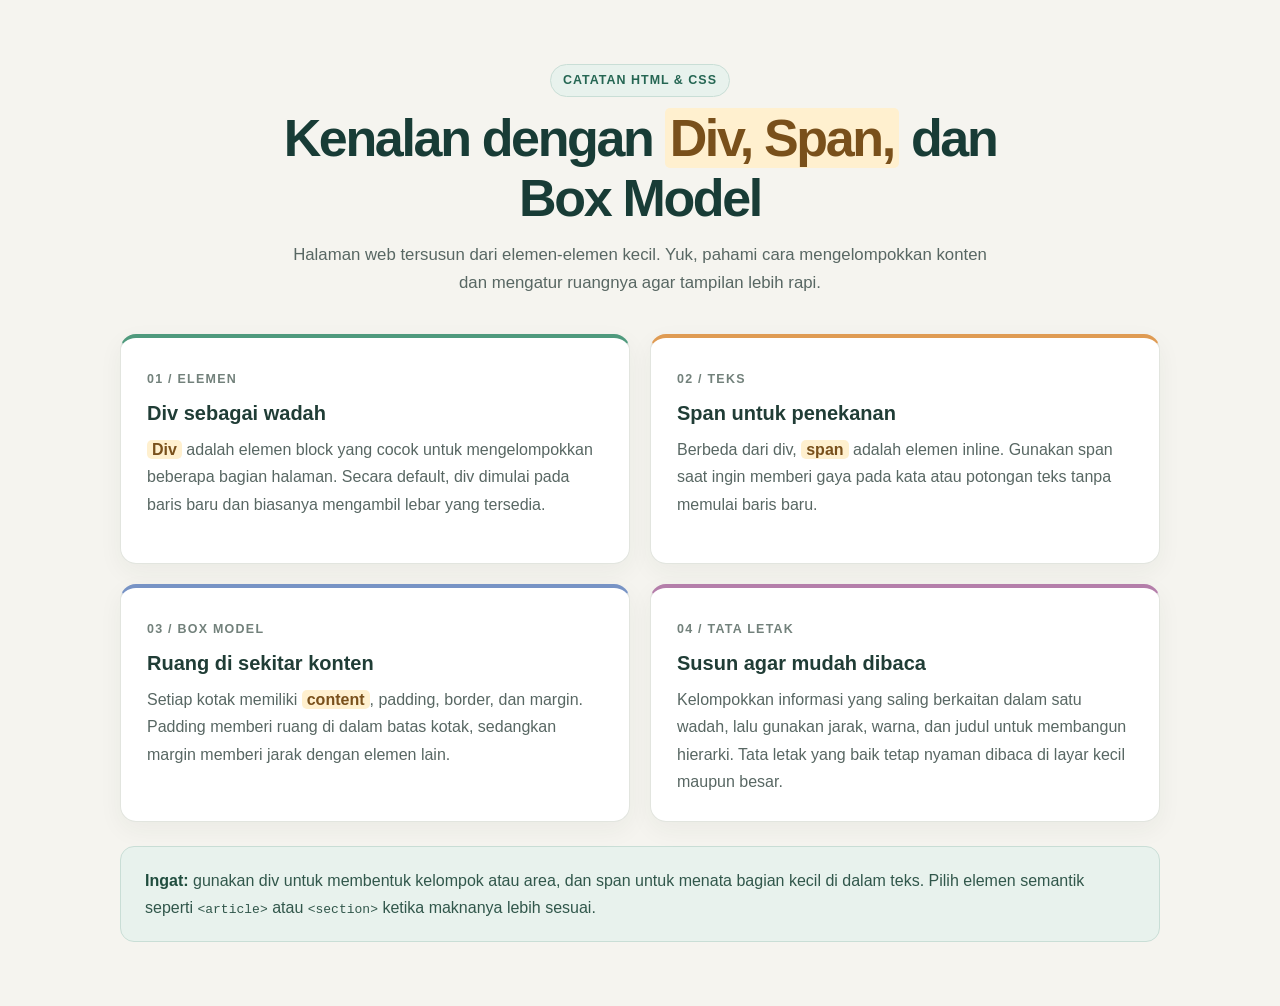
<file: 11-box-model/index.html>
<!DOCTYPE html>
<html lang="id">

<head>
  <meta charset="UTF-8">
  <meta name="viewport" content="width=device-width, initial-scale=1.0">
  <meta name="theme-color" content="#f5f4ef">
  <title>Belajar Div, Span, dan Box Model</title>
  <style>
    * {
      box-sizing: border-box;
    }

    body {
      margin: 0;
      background: #f5f4ef;
      color: #20302f;
      font-family: Arial, Helvetica, sans-serif;
      line-height: 1.7;
    }

    .halaman {
      width: min(100% - 40px, 1040px);
      margin: 0 auto;
      padding: 64px 0;
    }

    .pembuka {
      max-width: 720px;
      margin: 0 auto 36px;
      text-align: center;
    }

    .label {
      display: inline-block;
      margin: 0 0 12px;
      padding: 5px 12px;
      border: 1px solid #c9ded6;
      border-radius: 999px;
      background: #e8f2ed;
      color: #256653;
      font-size: 0.78rem;
      font-weight: 700;
      letter-spacing: 0.08em;
      text-transform: uppercase;
    }

    h1,
    h2,
    p {
      margin-top: 0;
    }

    h1 {
      margin-bottom: 12px;
      color: #183c36;
      font-size: clamp(2rem, 5vw, 3.25rem);
      letter-spacing: -0.045em;
      line-height: 1.15;
    }

    .pengantar {
      margin-bottom: 0;
      color: #586763;
      font-size: 1.05rem;
    }

    .kumpulan-kartu {
      display: grid;
      grid-template-columns: repeat(2, minmax(0, 1fr));
      gap: 20px;
    }

    .kartu {
      min-height: 230px;
      padding: 26px;
      border: 1px solid #e2e5df;
      border-top: 4px solid #4f9a7d;
      border-radius: 16px;
      background: #fff;
      box-shadow: 0 8px 24px rgb(34 57 49 / 5%);
      transition: transform 180ms ease, box-shadow 180ms ease;
    }

    .kartu:nth-child(2) {
      border-top-color: #df9b53;
    }

    .kartu:nth-child(3) {
      border-top-color: #7793c5;
    }

    .kartu:nth-child(4) {
      border-top-color: #b47eaa;
    }

    .kartu:hover {
      transform: translateY(-4px);
      box-shadow: 0 14px 30px rgb(34 57 49 / 10%);
    }

    .nomor {
      display: inline-block;
      margin-bottom: 10px;
      color: #72817b;
      font-size: 0.78rem;
      font-weight: 700;
      letter-spacing: 0.1em;
    }

    .kartu h2 {
      margin-bottom: 10px;
      color: #203d36;
      font-size: 1.25rem;
      line-height: 1.3;
    }

    .kartu p {
      margin-bottom: 0;
      color: #586763;
    }

    .highlight {
      padding: 1px 5px;
      border-radius: 5px;
      background: #fff0cf;
      color: #79501b;
      font-weight: 700;
    }

    .catatan {
      margin-top: 24px;
      padding: 20px 24px;
      border: 1px solid #c9ded6;
      border-radius: 14px;
      background: #e8f2ed;
      color: #31574b;
    }

    .catatan strong {
      color: #204d3e;
    }

    @media (max-width: 640px) {
      .halaman {
        width: min(100% - 28px, 520px);
        padding: 40px 0;
      }

      .kumpulan-kartu {
        grid-template-columns: 1fr;
        gap: 14px;
      }

      .kartu {
        min-height: 0;
        padding: 22px;
      }
    }

    @media (prefers-reduced-motion: reduce) {
      .kartu {
        transition: none;
      }
    }
  </style>
</head>

<body>
  <main class="halaman">
    <header class="pembuka">
      <p class="label">Catatan HTML & CSS</p>
      <h1>Kenalan dengan <span class="highlight">Div, Span,</span> dan Box Model</h1>
      <p class="pengantar">
        Halaman web tersusun dari elemen-elemen kecil. Yuk, pahami cara
        mengelompokkan konten dan mengatur ruangnya agar tampilan lebih rapi.
      </p>
    </header>

    <section class="kumpulan-kartu" aria-label="Materi dasar HTML dan CSS">
      <article class="kartu">
        <span class="nomor">01 / ELEMEN</span>
        <h2>Div sebagai wadah</h2>
        <p>
          <span class="highlight">Div</span> adalah elemen block yang cocok
          untuk mengelompokkan beberapa bagian halaman. Secara default, div
          dimulai pada baris baru dan biasanya mengambil lebar yang tersedia.
        </p>
      </article>

      <article class="kartu">
        <span class="nomor">02 / TEKS</span>
        <h2>Span untuk penekanan</h2>
        <p>
          Berbeda dari div, <span class="highlight">span</span> adalah elemen
          inline. Gunakan span saat ingin memberi gaya pada kata atau potongan
          teks tanpa memulai baris baru.
        </p>
      </article>

      <article class="kartu">
        <span class="nomor">03 / BOX MODEL</span>
        <h2>Ruang di sekitar konten</h2>
        <p>
          Setiap kotak memiliki <span class="highlight">content</span>,
          padding, border, dan margin. Padding memberi ruang di dalam batas
          kotak, sedangkan margin memberi jarak dengan elemen lain.
        </p>
      </article>

      <article class="kartu">
        <span class="nomor">04 / TATA LETAK</span>
        <h2>Susun agar mudah dibaca</h2>
        <p>
          Kelompokkan informasi yang saling berkaitan dalam satu wadah, lalu
          gunakan jarak, warna, dan judul untuk membangun hierarki. Tata letak
          yang baik tetap nyaman dibaca di layar kecil maupun besar.
        </p>
      </article>
    </section>

    <aside class="catatan">
      <strong>Ingat:</strong> gunakan div untuk membentuk kelompok atau area,
      dan span untuk menata bagian kecil di dalam teks. Pilih elemen semantik
      seperti <code>&lt;article&gt;</code> atau <code>&lt;section&gt;</code>
      ketika maknanya lebih sesuai.
    </aside>
  </main>
</body>

</html>
</file>
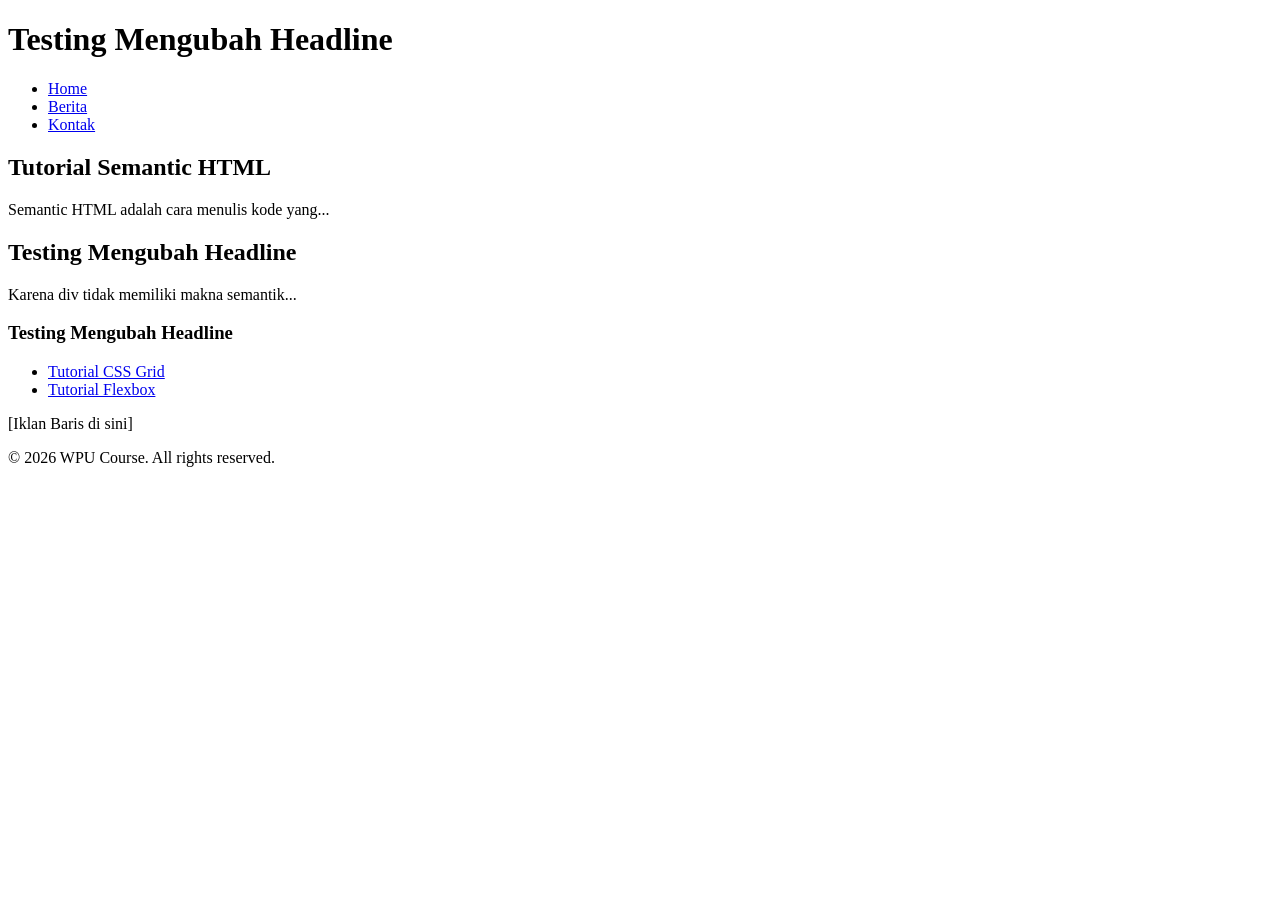
<file: 04-github-repository/test.html>
<!DOCTYPE html>
<html lang="id">

<head>
  <meta charset="UTF-8">
  <title>Website Jadul (Div Soup)</title>
</head>

<body>

  <!-- HEADER AREA -->
  <div id="header">
    <h1>Testing Mengubah Headline</h1>
    <div class="navigation">
      <ul>
        <li><a href="#">Home</a></li>
        <li><a href="#">Berita</a></li>
        <li><a href="#">Kontak</a></li>
      </ul>
    </div>
  </div>

  <!-- KONTEN UTAMA -->
  <div id="container">

    <!-- Artikel Utama -->
    <div class="content">
      <div class="post">
        <h2>Tutorial Semantic HTML</h2>
        <p>Semantic HTML adalah cara menulis kode yang...</p>
      </div>
      <div class="post">
        <h2>Testing Mengubah Headline</h2>
        <p>Karena div tidak memiliki makna semantik...</p>
      </div>
    </div>

    <!-- Sidebar Kanan -->
    <div class="sidebar">
      <h3>Testing Mengubah Headline</h3>
      <ul>
        <li><a href="#">Tutorial CSS Grid</a></li>
        <li><a href="#">Tutorial Flexbox</a></li>
      </ul>
      <div class="ads">
        <p>[Iklan Baris di sini]</p>
      </div>
    </div>

  </div>

  <!-- FOOTER -->
  <div id="footer">
    <p>&copy; 2026 WPU Course. All rights reserved.</p>
  </div>

</body>

</html>
</file>
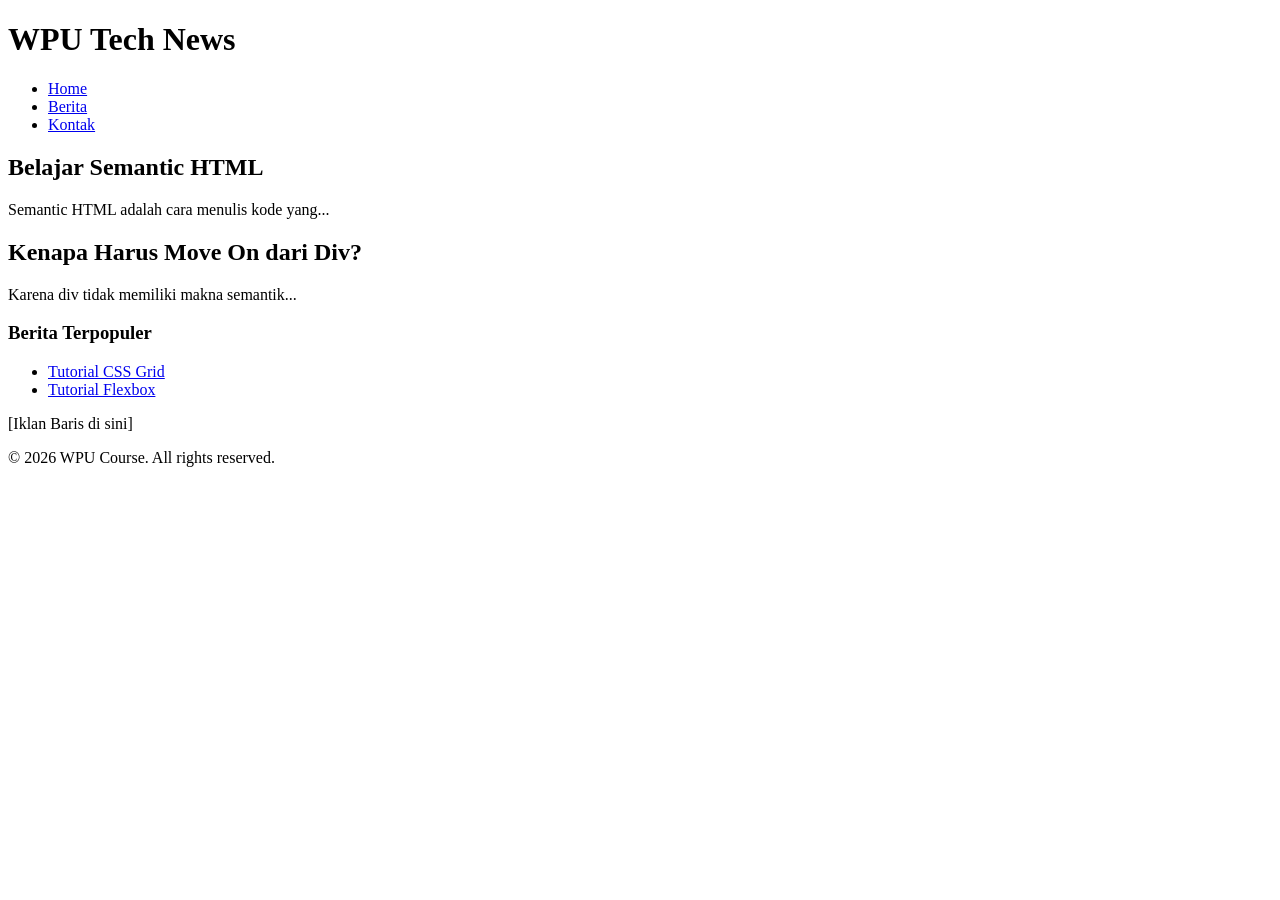
<file: 05-semantic-html/test index.html>
<!DOCTYPE html>
<html lang="id">

<head>
  <meta charset="UTF-8">
  <title>Website Jadul (iv Soup)</title>
</head>

<body>

  <!-- HEADER AREA -->
  <div id="header">
    <h1>WPU Tech News</h1>
    <div class="navigation">
      <ul>
        <li><a href="#">Home</a></li>
        <li><a href="#">Berita</a></li>
        <li><a href="#">Kontak</a></li>
      </ul>
    </div>
  </div>

  <!-- KONTEN UTAMA -->
  <div id="container">

    <!-- Artikel Utama -->
    <div class="content">
      <div class="post">
        <h2>Belajar Semantic HTML</h2>
        <p>Semantic HTML adalah cara menulis kode yang...</p>
      </div>
      <div class="post">
        <h2>Kenapa Harus Move On dari Div?</h2>
        <p>Karena div tidak memiliki makna semantik...</p>
      </div>
    </div>

    <!-- Sidebar Kanan -->
    <div class="sidebar">
      <h3>Berita Terpopuler</h3>
      <ul>
        <li><a href="#">Tutorial CSS Grid</a></li>
        <li><a href="#">Tutorial Flexbox</a></li>
      </ul>
      <div class="ads">
        <p>[Iklan Baris di sini]</p>
      </div>
    </div>

  </div>

  <!-- FOOTER -->
  <div id="footer">
    <p>&copy; 2026 WPU Course. All rights reserved.</p>
  </div>

</body>

</html>
</file>
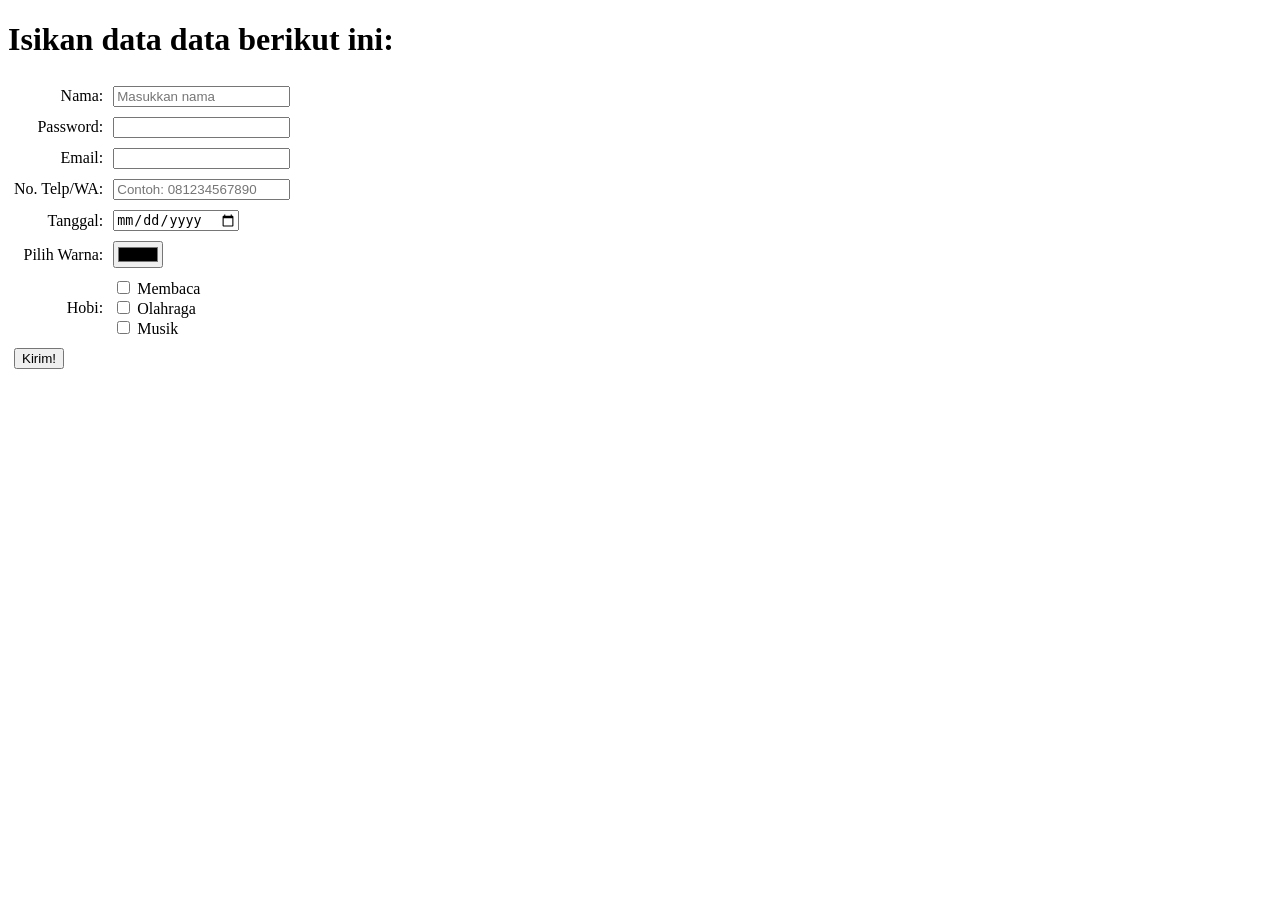
<file: 06-tabel-form-html/test index.html>
<!DOCTYPE html>
<html lang="en">

<head>
  <meta charset="UTF-8">
  <meta name="viewport" content="width=device-width, initial-scale=1.0">
  <title>Form masuk UKM Unpas</title>
</head>

<body>
  <h1>Isikan data data berikut ini:</h1>

  <form>
    <table cellpadding="4">
      <tr>
        <td align="right">
          <label for="nama">Nama:</label>
        </td>
        <td>
          <input type="text" name="nama" id="nama" placeholder="Masukkan nama">
        </td>
      </tr>
      <tr>
        <td align="right">
          <label for="password">Password:</label>
        </td>
        <td>
          <input type="password" name="password" id="password">
        </td>
      </tr>
      <tr>
        <td align="right">
          <label for="email">Email:</label>
        </td>
        <td>
          <input type="email" name="email" id="email">
        </td>
      </tr>
      <tr>
        <td align="right">
          <label for="no-telp">No. Telp/WA:</label>
        </td>
        <td>
          <input type="tel" name="no-telp" id="no-telp" placeholder="Contoh: 081234567890">
        </td>
      </tr>
      <tr>
        <td align="right">
          <label for="tanggal">Tanggal: </label>
        </td>
        <td>
          <input type="date" name="tanggal" id="tanggal">
        </td>
      </tr>
      <tr>
        <td align="right">
          <label for="warna">Pilih Warna:</label>
        </td>
        <td>
          <input type="color" name="warna" id="warna">
        </td>
      </tr>
      <tr>
        <td align="right">Hobi:</td>
        <td>
          <input type="checkbox" name="hobi" id="membaca" value="Membaca">
          <label for="membaca">Membaca</label><br>
          <input type="checkbox" name="hobi" id="olahraga" value="Olahraga">
          <label for="olahraga">Olahraga</label><br>
          <input type="checkbox" name="hobi" id="musik" value="Musik">
          <label for="musik">Musik</label>
        </td>
      </tr>
      <tr>
        <td colspan="2">
          <button type="submit">Kirim!</button>
        </td>
      </tr>
    </table>
  </form>
</body>

</html>
</file>
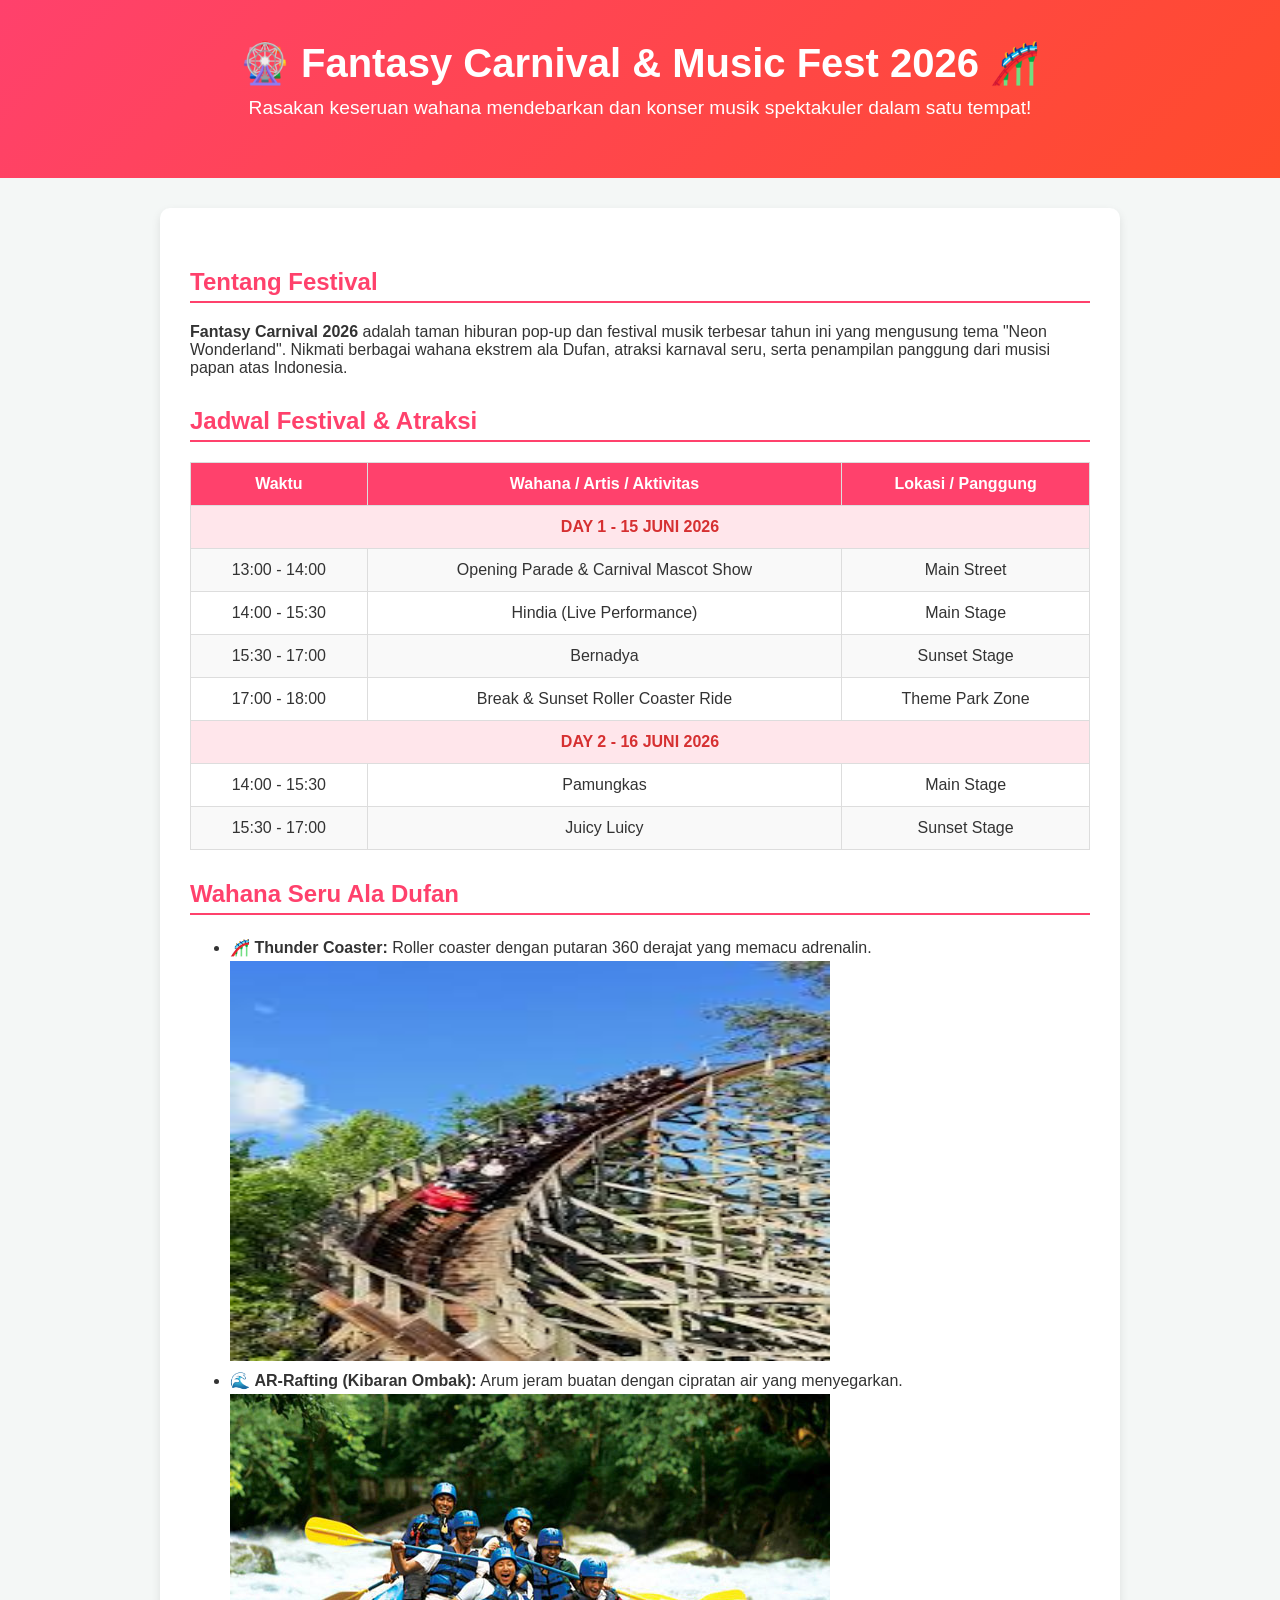
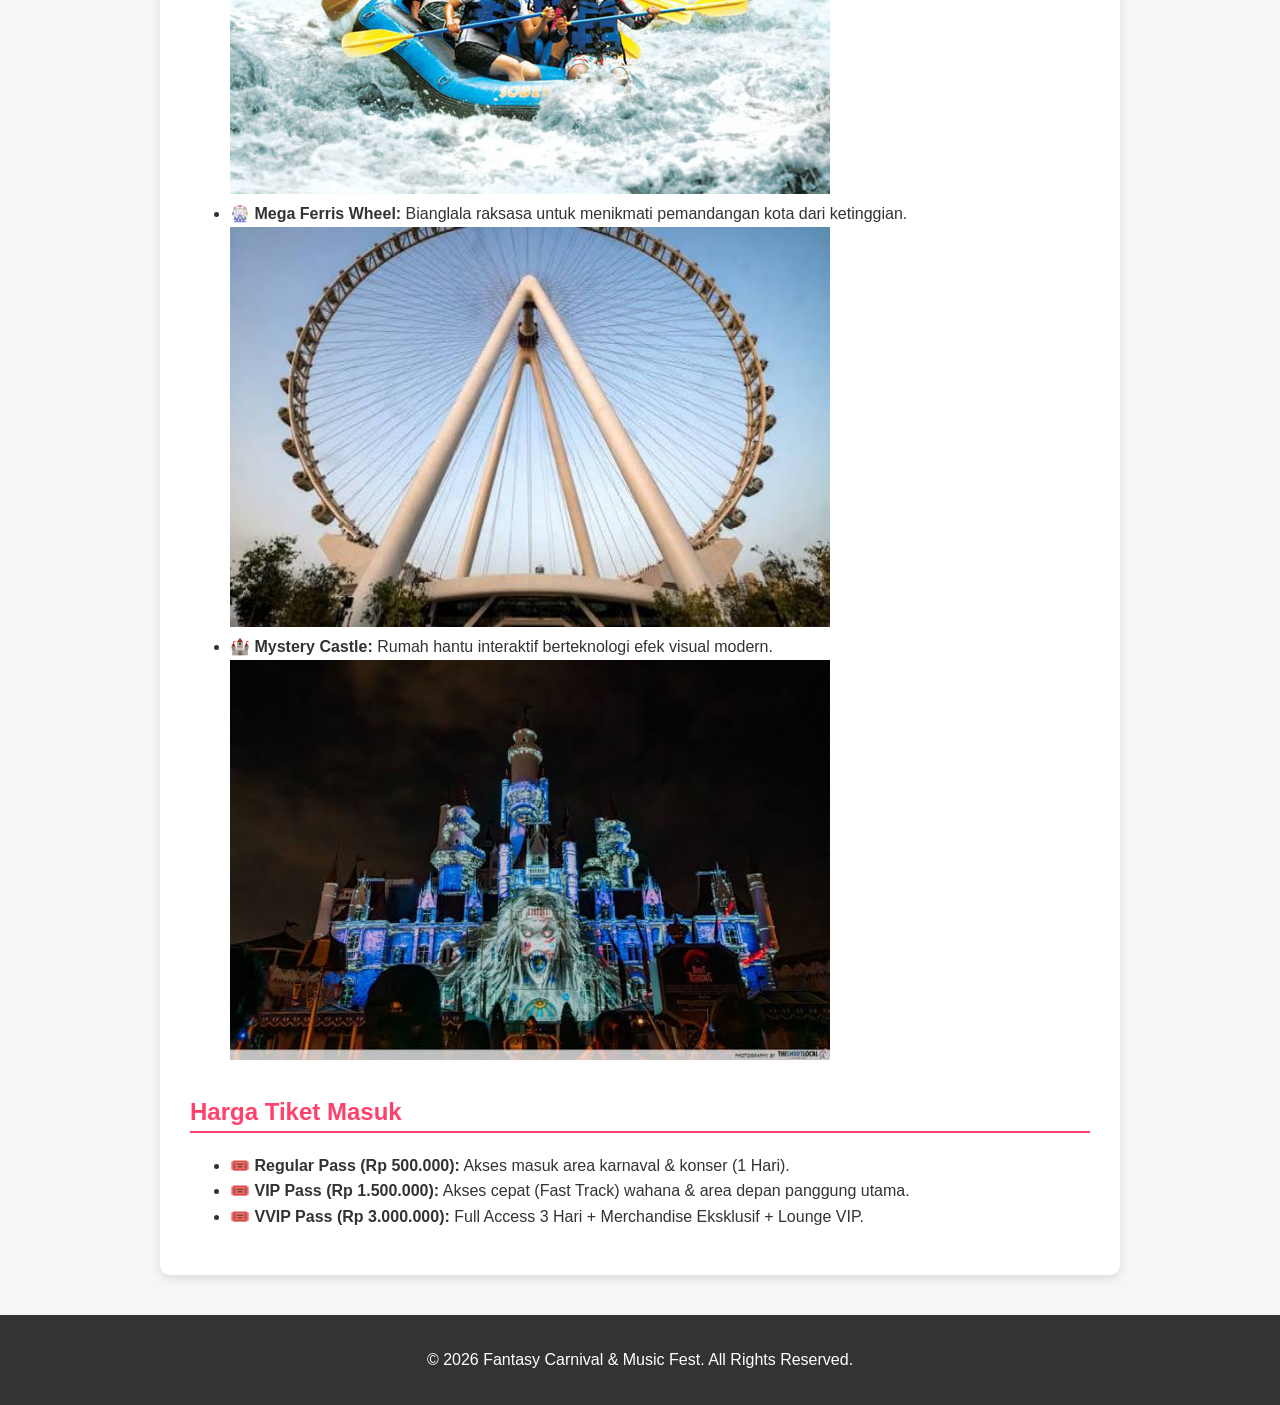
<file: 07-studi-kasus-html/nyoba.html>
<!DOCTYPE html>
<html lang="id">
<head>
    <meta charset="UTF-8">
    <meta name="viewport" content="width=device-width, initial-scale=1.0">
    <title>Fantasy Carnival & Music Fest 2026</title>
    <style>
        body {
            font-family: 'Segoe UI', Tahoma, Geneva, Verdana, sans-serif;
            margin: 0;
            padding: 0;
            background-color: #f4f7f6;
            color: #333;
        }
        header {
            background: linear-gradient(135deg, #ff416c, #ff4b2b);
            color: white;
            padding: 40px 20px;
            text-align: center;
        }
        header h1 {
            margin: 0;
            font-size: 2.5em;
        }
        header p {
            font-size: 1.2em;
            margin-top: 10px;
        }
        .container {
            max-width: 900px;
            margin: 30px auto;
            background: white;
            padding: 30px;
            border-radius: 10px;
            box-shadow: 0 4px 10px rgba(0,0,0,0.1);
        }
        h2 {
            color: #ff416c;
            border-bottom: 2px solid #ff416c;
            padding-bottom: 5px;
            margin-top: 30px;
        }
        table {
            width: 100%;
            border-collapse: collapse;
            margin-top: 15px;
        }
        th, td {
            border: 1px solid #ddd;
            padding: 12px;
            text-align: center;
        }
        th {
            background-color: #ff416c;
            color: white;
        }
        tr:nth-child(even) {
            background-color: #f9f9f9;
        }
        .section-header {
            background-color: #ffe6eb;
            font-weight: bold;
            color: #d63031;
        }
        ul {
            line-height: 1.6;
        }
        footer {
            text-align: center;
            padding: 20px;
            background-color: #333;
            color: white;
            margin-top: 40px;
        }
    </style>
</head>
<body>

    <header>
        <h1>🎡 Fantasy Carnival & Music Fest 2026 🎢</h1>
        <p>Rasakan keseruan wahana mendebarkan dan konser musik spektakuler dalam satu tempat!</p>
    </header>

    <div class="container">
        <!-- Tentang Festival -->
        <h2>Tentang Festival</h2>
        <p><b>Fantasy Carnival 2026</b> adalah taman hiburan pop-up dan festival musik terbesar tahun ini yang mengusung tema "Neon Wonderland". Nikmati berbagai wahana ekstrem ala Dufan, atraksi karnaval seru, serta penampilan panggung dari musisi papan atas Indonesia.</p>

        <!-- Tabel Jadwal & Atraksi (Sesuai contoh referensi tabel) -->
        <h2>Jadwal Festival & Atraksi</h2>
        <table>
            <thead>
                <tr>
                    <th>Waktu</th>
                    <th>Wahana / Artis / Aktivitas</th>
                    <th>Lokasi / Panggung</th>
                </tr>
            </thead>
            <tbody>
                <tr class="cell-group">
                    <td colspan="3" class="section-header">DAY 1 - 15 JUNI 2026</td>
                </tr>
                <tr>
                    <td>13:00 - 14:00</td>
                    <td>Opening Parade & Carnival Mascot Show</td>
                    <td>Main Street</td>
                </tr>
                <tr>
                    <td>14:00 - 15:30</td>
                    <td>Hindia (Live Performance)</td>
                    <td>Main Stage</td>
                </tr>
                <tr>
                    <td>15:30 - 17:00</td>
                    <td>Bernadya</td>
                    <td>Sunset Stage</td>
                </tr>
                <tr>
                    <td>17:00 - 18:00</td>
                    <td>Break & Sunset Roller Coaster Ride</td>
                    <td>Theme Park Zone</td>
                </tr>

                <tr class="cell-group">
                    <td colspan="3" class="section-header">DAY 2 - 16 JUNI 2026</td>
                </tr>
                <tr>
                    <td>14:00 - 15:30</td>
                    <td>Pamungkas</td>
                    <td>Main Stage</td>
                </tr>
                <tr>
                    <td>15:30 - 17:00</td>
                    <td>Juicy Luicy</td>
                    <td>Sunset Stage</td>
                </tr>
            </tbody>
        </table>

        <!-- Daftar Wahana Favorit -->
        <h2>Wahana Seru Ala Dufan</h2>
        <ul>
            <li>🎢 <b>Thunder Coaster:</b> Roller coaster dengan putaran 360 derajat yang memacu adrenalin.</li>
             <img src="download.jpg" alt="Thunder Coaster"width="600" height="400">
            <li>🌊 <b>AR-Rafting (Kibaran Ombak):</b> Arum jeram buatan dengan cipratan air yang menyegarkan.</li>
            <img src="download2.jpg" alt="AR-Rafting" width="600" height="400">
            <li>🎡 <b>Mega Ferris Wheel:</b> Bianglala raksasa untuk menikmati pemandangan kota dari ketinggian.</li>
            <img src="download3.jpg" alt="Mega Ferris Wheel" width="600" height="400">
            <li>🏰 <b>Mystery Castle:</b> Rumah hantu interaktif berteknologi efek visual modern.</li>
            <img src="download4.jpg" alt="Mystery Castle" width="600" height="400">
        </ul>

        <!-- Informasi Tiket -->
        <h2>Harga Tiket Masuk</h2>
        <ul>
            <li>🎟️ <b>Regular Pass (Rp 500.000):</b> Akses masuk area karnaval & konser (1 Hari).</li>
            <li>🎟️ <b>VIP Pass (Rp 1.500.000):</b> Akses cepat (Fast Track) wahana & area depan panggung utama.</li>
            <li>🎟️ <b>VVIP Pass (Rp 3.000.000):</b> Full Access 3 Hari + Merchandise Eksklusif + Lounge VIP.</li>
        </ul>
    </div>

    <footer>
        <p>&copy; 2026 Fantasy Carnival & Music Fest. All Rights Reserved.</p>
    </footer>

</body>
</html>
</file>
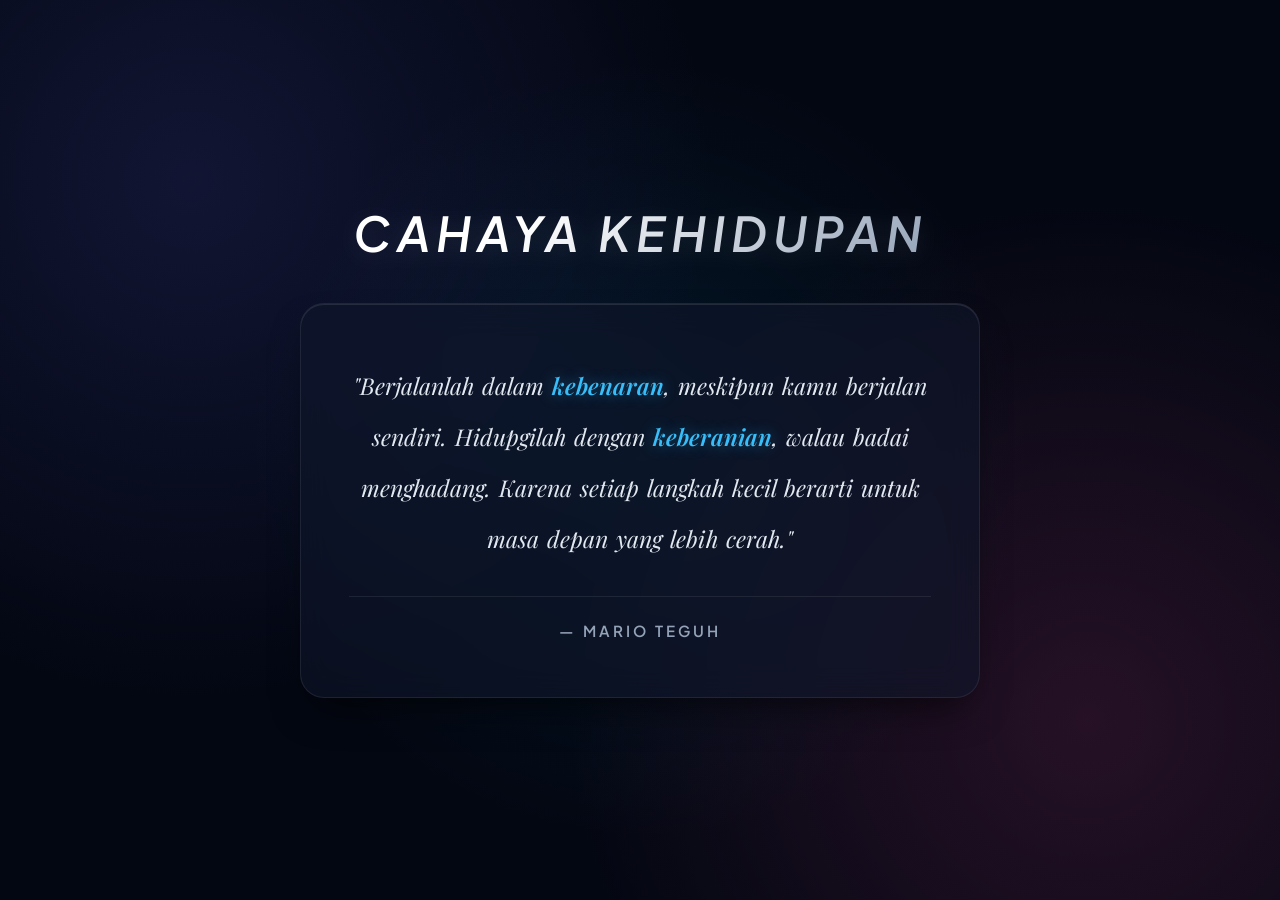
<file: 08-css-dasar/nyoba.html>
<!DOCTYPE html>
<html lang="id">
<head>
    <meta charset="UTF-8">
    <meta name="viewport" content="width=device-width, initial-scale=1.0">
    <title>Inspirasi Kehidupan</title>
    
    <!-- Google Fonts untuk tipografi yang lebih berkelas -->
    <link href="https://fonts.googleapis.com/css2?family=Plus+Jakarta+Sans:wght@300;400;600&family=Playfair+Display:ital,wght@0,600;1,400&display=swap" rel="stylesheet">
    
    <style>
        * {
            margin: 0;
            padding: 0;
            box-sizing: border-box;
        }

        body {
            font-family: 'Plus Jakarta Sans', sans-serif;
            color: #f1f5f9;
            background-color: #030712;
            min-height: 100vh;
            display: flex;
            flex-direction: column;
            align-items: center;
            justify-content: center;
            overflow-x: hidden;
            position: relative;
        }

        /* Background Mesh Gradient yang Estetik & Modern */
        .bg-glow {
            position: absolute;
            width: 100%;
            height: 100%;
            top: 0;
            left: 0;
            background: 
                radial-gradient(circle at 15% 20%, rgba(99, 102, 241, 0.15) 0%, transparent 40%),
                radial-gradient(circle at 85% 80%, rgba(236, 72, 153, 0.15) 0%, transparent 40%),
                radial-gradient(circle at 50% 50%, rgba(14, 165, 233, 0.1) 0%, transparent 50%);
            z-index: -1;
        }

        /* Judul Utama */
        h1 {
            font-size: 3rem;
            font-weight: 600;
            text-transform: uppercase;
            font-style: italic;
            letter-spacing: 6px;
            text-align: center;
            margin-bottom: 2.5rem;
            background: linear-gradient(135deg, #ffffff 30%, #94a3b8 100%);
            -webkit-background-clip: text;
            -webkit-text-fill-color: transparent;
            filter: drop-shadow(0 4px 12px rgba(255, 255, 255, 0.1));
        }

        /* Kotak Quote (Glassmorphism Style) */
        .quote-container {
            background: rgba(15, 23, 42, 0.6);
            backdrop-filter: blur(16px);
            -webkit-backdrop-filter: blur(16px);
            max-width: 680px;
            width: 90%;
            margin: 0 auto;
            padding: 3.5rem 3rem;
            border-radius: 24px;
            border: 1px solid rgba(255, 255, 255, 0.08);
            box-shadow: 0 20px 40px -15px rgba(0, 0, 0, 0.7),
                        inset 0 1px 0 rgba(255, 255, 255, 0.1);
            text-align: center;
            position: relative;
        }

        .quote {
            font-family: 'Playfair Display', serif;
            font-size: 1.45rem;
            line-height: 2.2;
            word-spacing: 2px;
            color: #e2e8f0;
            margin-bottom: 2rem;
            font-style: italic;
        }

        /* Highlight Warna Khusus pada Kata Tertentu */
        .quote span {
            color: #38bdf8;
            font-weight: 600;
            text-shadow: 0 0 15px rgba(56, 189, 248, 0.4);
        }

        /* Bagian Pembuat Quote (Author) */
        .author {
            font-size: 0.95rem;
            font-weight: 600;
            letter-spacing: 3px;
            text-transform: uppercase;
            color: #94a3b8;
            border-top: 1px solid rgba(255, 255, 255, 0.08);
            padding-top: 1.5rem;
            display: inline-block;
            width: 100%;
        }

        /* Responsif untuk Layar HP */
        @media (max-width: 768px) {
            h1 {
                font-size: 2rem;
                letter-spacing: 3px;
                padding: 0 1rem;
            }
            .quote-container {
                padding: 2.5rem 1.5rem;
            }
            .quote {
                font-size: 1.2rem;
            }
        }
    </style>
</head>
<body>

    <!-- Efek Cahaya Latar Belakang -->
    <div class="bg-glow"></div>

    <!-- Judul Halaman -->
    <h1>Cahaya Kehidupan</h1>

    <!-- Konten Quote -->
    <div class="quote-container">
        <p class="quote">
            "Berjalanlah dalam <span>kebenaran</span>, meskipun kamu berjalan sendiri. Hidupgilah dengan <span>keberanian</span>, walau badai menghadang. Karena setiap langkah kecil berarti untuk masa depan yang lebih cerah."
        </p>
        <span class="author">— Mario Teguh</span>
    </div>

</body>
</html>
</file>
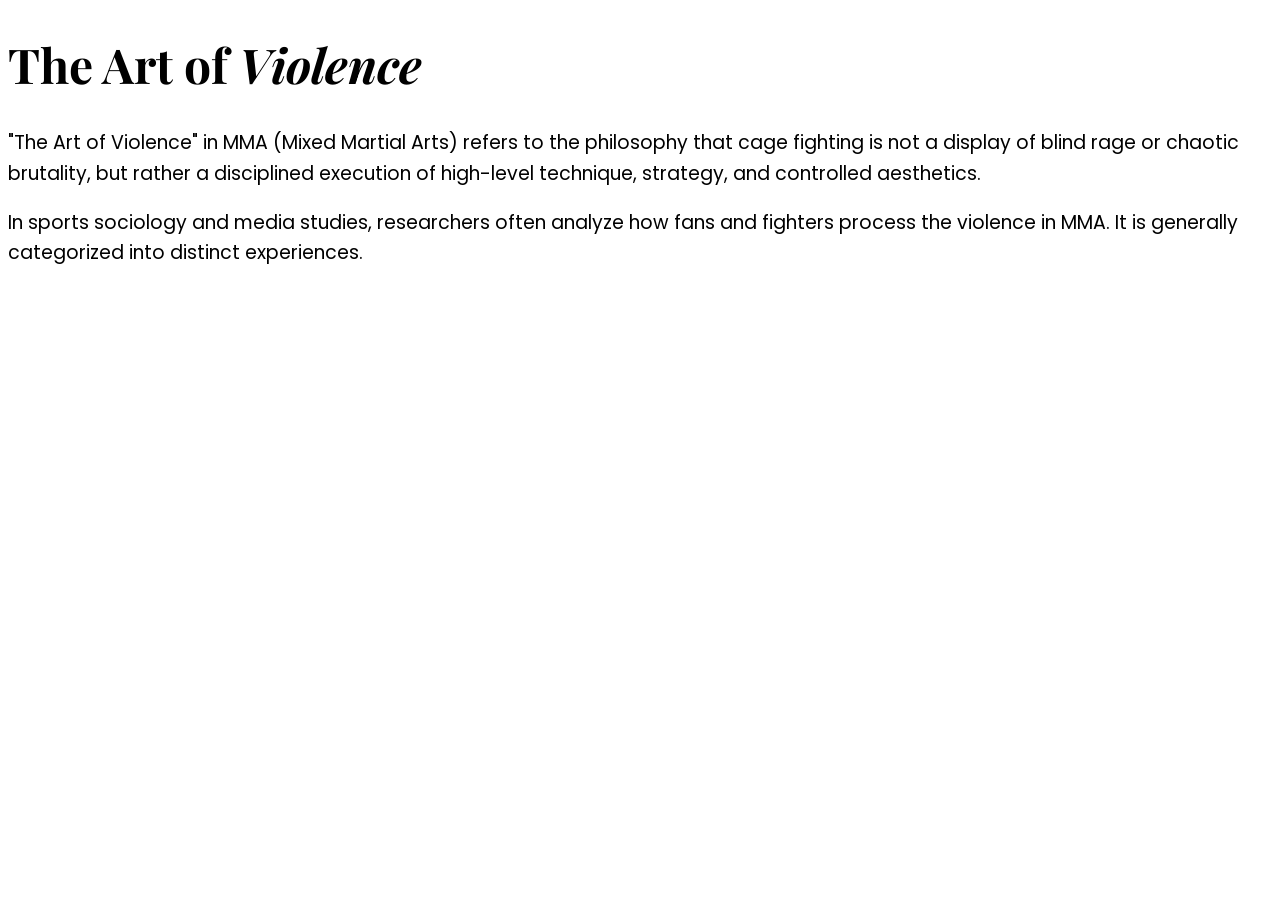
<file: 08-css-dasar/nyobatopografi.html>
<!DOCTYPE html>
<html lang="en">

<head>
  <meta charset="UTF-8">
  <meta name="viewport" content="width=device-width, initial-scale=1.0">
  <title>Typography</title>
  <link rel="preconnect" href="https://fonts.googleapis.com">
  <link rel="preconnect" href="https://fonts.gstatic.com" crossorigin>
  <link
    href="https://fonts.googleapis.com/css2?family=Playfair+Display:ital,wght@0,400..900;1,400..900&family=Poppins:ital,wght@0,100;0,200;0,300;0,400;0,500;0,600;0,700;0,800;0,900;1,100;1,200;1,300;1,400;1,500;1,600;1,700;1,800;1,900&display=swap"
    rel="stylesheet">
  <style>
    h1 {
      font-family: "Playfair Display", serif;
      font-size: 48px;
    }

    span {
      font-style: italic;
    }

    p {
      font-family: "Poppins", sans-serif;
      line-height: 1.6em;
      font-size: 19px;
    }
  </style>
</head>

<body>
  <h1>The Art of <span>Violence</span></h1>
  <p>"The Art of Violence" in MMA (Mixed Martial Arts) refers to the philosophy that cage fighting is not a display of blind rage or chaotic brutality, but rather a disciplined execution of high-level technique, strategy, and controlled aesthetics.</p>

  <p>In sports sociology and media studies, researchers often analyze how fans and fighters process the violence in MMA. It is generally categorized into distinct experiences.</p>


</body>

</html>
</file>
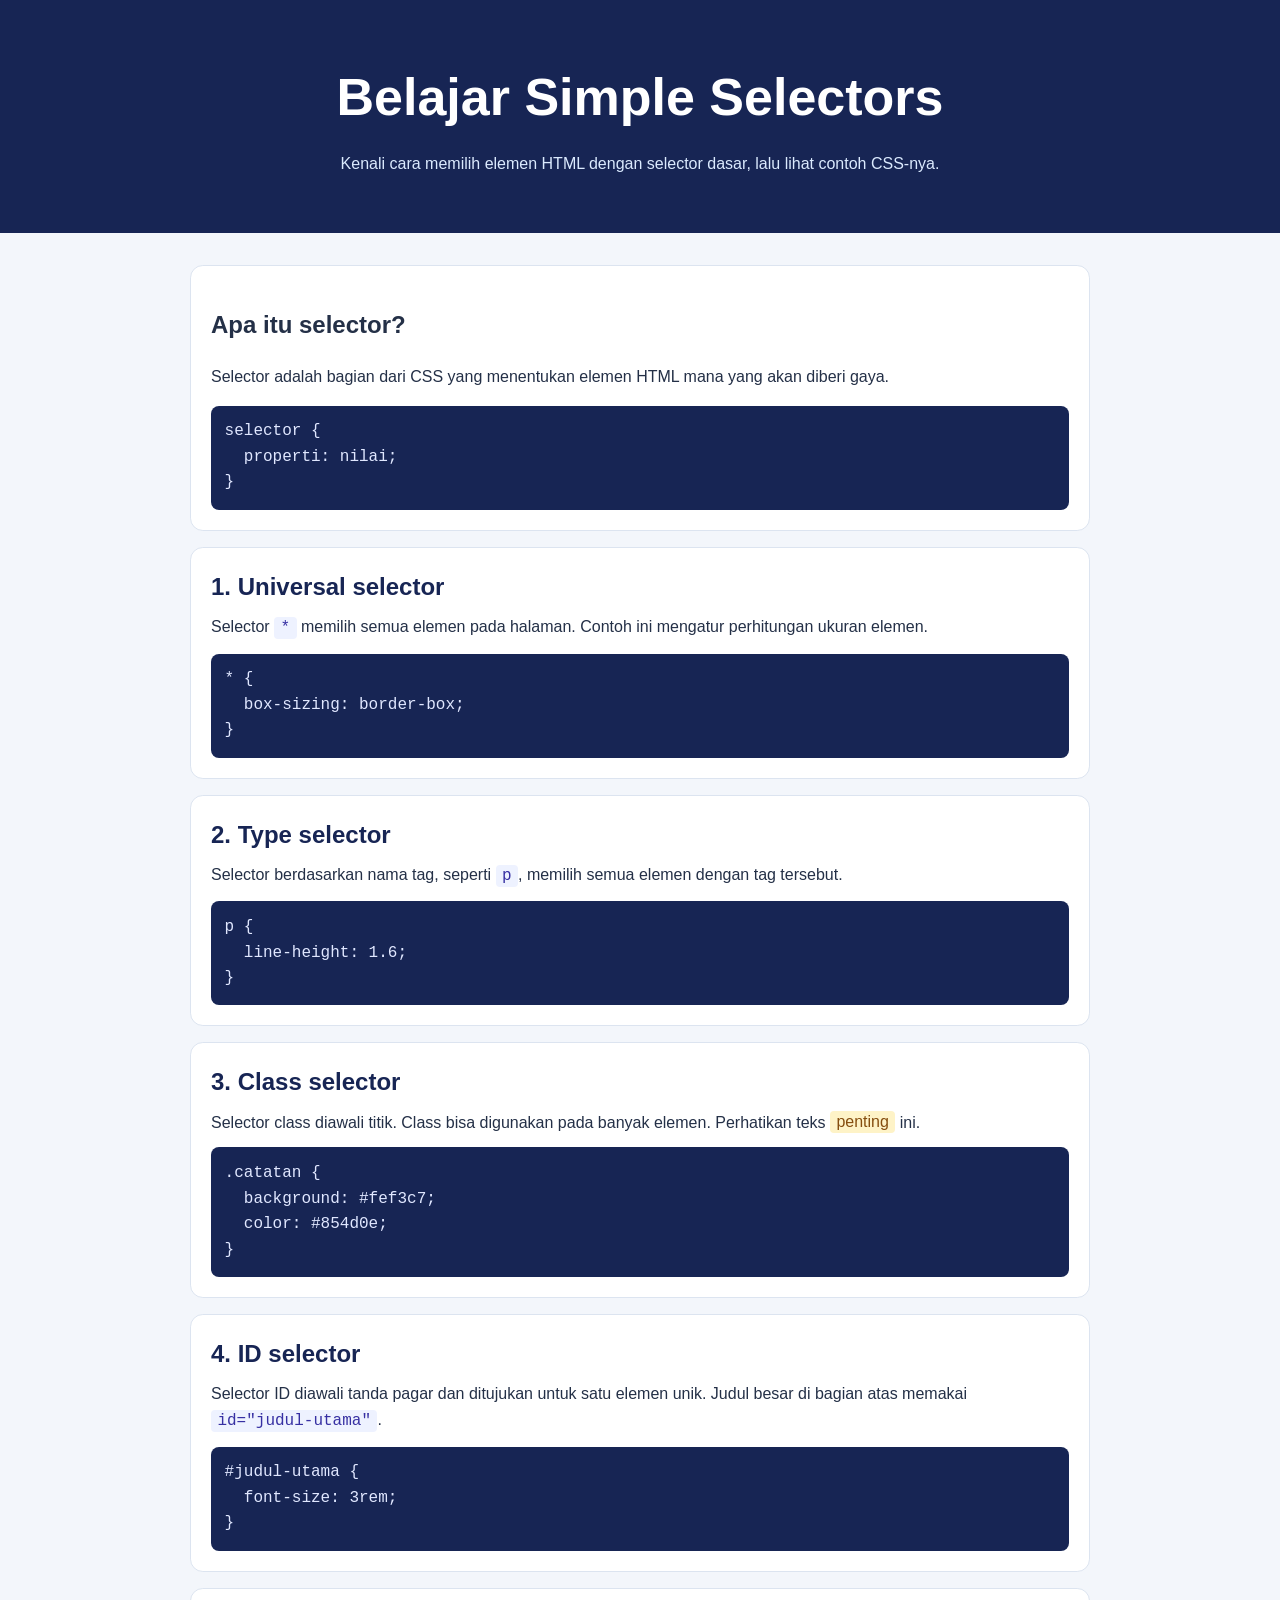
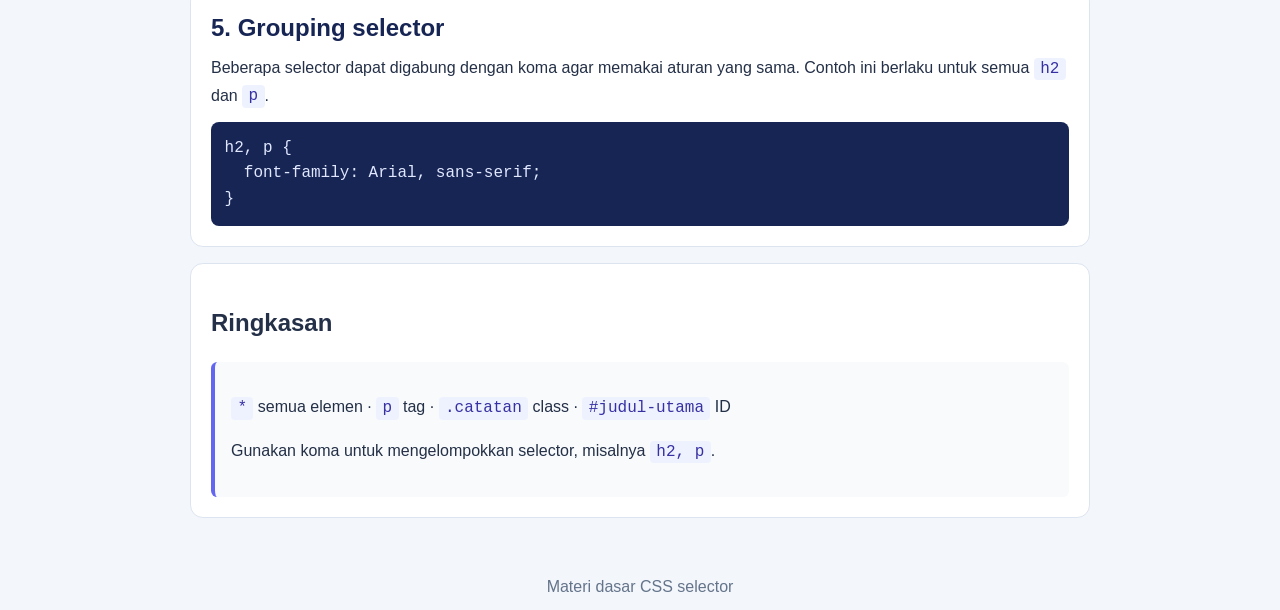
<file: 09-css-selector/nyoba.html>
<!DOCTYPE html>
<html lang="id">

<head>
  <meta charset="UTF-8">
  <meta name="viewport" content="width=device-width, initial-scale=1.0">
  <title>Belajar CSS Simple Selectors</title>
  <style>
    * {
      box-sizing: border-box;
    }

    body {
      margin: 0;
      background: #f3f6fb;
      color: #243047;
      font-family: Arial, sans-serif;
      line-height: 1.6;
    }

    header {
      padding: 3.5rem 1.5rem;
      background: #172554;
      color: #fff;
      text-align: center;
    }

    header p {
      max-width: 620px;
      margin: 0.75rem auto 0;
      color: #dbeafe;
    }

    main {
      width: min(900px, calc(100% - 2rem));
      margin: 2rem auto;
    }

    .intro,
    .selector-card,
    .demo {
      margin-bottom: 1rem;
      padding: 1.25rem;
      border: 1px solid #dce4f0;
      border-radius: 0.8rem;
      background: #fff;
    }

    .selector-card h2,
    .selector-card p {
      margin-top: 0;
    }

    .selector-card h2 {
      margin-bottom: 0.5rem;
      color: #172554;
    }

    .selector-card p {
      margin-bottom: 0.75rem;
    }

    code {
      padding: 0.15rem 0.4rem;
      border-radius: 0.25rem;
      background: #eef2ff;
      color: #3730a3;
      font-family: Consolas, monospace;
    }

    pre {
      overflow-x: auto;
      margin: 0.75rem 0 0;
      padding: 0.85rem;
      border-radius: 0.5rem;
      background: #172554;
      color: #e0e7ff;
    }

    pre code {
      padding: 0;
      background: transparent;
      color: inherit;
    }

    .catatan {
      padding: 0.15rem 0.4rem;
      border-radius: 0.25rem;
      background: #fef3c7;
      color: #854d0e;
    }

    #judul-utama {
      margin: 0;
      font-size: clamp(2rem, 6vw, 3.25rem);
    }

    .demo-sample {
      padding: 1rem;
      border-left: 4px solid #6366f1;
      border-radius: 0.4rem;
      background: #f8fafc;
    }

    footer {
      padding: 1.5rem;
      color: #64748b;
      text-align: center;
    }
  </style>
</head>

<body>
  <header>
    <h1 id="judul-utama">Belajar Simple Selectors</h1>
    <p>Kenali cara memilih elemen HTML dengan selector dasar, lalu lihat contoh CSS-nya.</p>
  </header>

  <main>
    <section class="intro" aria-labelledby="pengertian">
      <h2 id="pengertian">Apa itu selector?</h2>
      <p>Selector adalah bagian dari CSS yang menentukan elemen HTML mana yang akan diberi gaya.</p>
      <pre><code>selector {
  properti: nilai;
}</code></pre>
    </section>

    <section class="selector-card" aria-labelledby="universal">
      <h2 id="universal">1. Universal selector</h2>
      <p>Selector <code>*</code> memilih semua elemen pada halaman. Contoh ini mengatur perhitungan ukuran elemen.</p>
      <pre><code>* {
  box-sizing: border-box;
}</code></pre>
    </section>

    <section class="selector-card" aria-labelledby="elemen">
      <h2 id="elemen">2. Type selector</h2>
      <p>Selector berdasarkan nama tag, seperti <code>p</code>, memilih semua elemen dengan tag tersebut.</p>
      <pre><code>p {
  line-height: 1.6;
}</code></pre>
    </section>

    <section class="selector-card" aria-labelledby="class">
      <h2 id="class">3. Class selector</h2>
      <p>Selector class diawali titik. Class bisa digunakan pada banyak elemen. Perhatikan teks <span class="catatan">penting</span> ini.</p>
      <pre><code>.catatan {
  background: #fef3c7;
  color: #854d0e;
}</code></pre>
    </section>

    <section class="selector-card" aria-labelledby="id">
      <h2 id="id">4. ID selector</h2>
      <p>Selector ID diawali tanda pagar dan ditujukan untuk satu elemen unik. Judul besar di bagian atas memakai <code>id="judul-utama"</code>.</p>
      <pre><code>#judul-utama {
  font-size: 3rem;
}</code></pre>
    </section>

    <section class="selector-card" aria-labelledby="group">
      <h2 id="group">5. Grouping selector</h2>
      <p>Beberapa selector dapat digabung dengan koma agar memakai aturan yang sama. Contoh ini berlaku untuk semua <code>h2</code> dan <code>p</code>.</p>
      <pre><code>h2, p {
  font-family: Arial, sans-serif;
}</code></pre>
    </section>

    <section class="demo" aria-labelledby="ringkasan">
      <h2 id="ringkasan">Ringkasan</h2>
      <div class="demo-sample">
        <p><code>*</code> semua elemen · <code>p</code> tag · <code>.catatan</code> class · <code>#judul-utama</code> ID</p>
        <p>Gunakan koma untuk mengelompokkan selector, misalnya <code>h2, p</code>.</p>
      </div>
    </section>
  </main>

  <footer>
    Materi dasar CSS selector
  </footer>
</body>

</html>
</file>
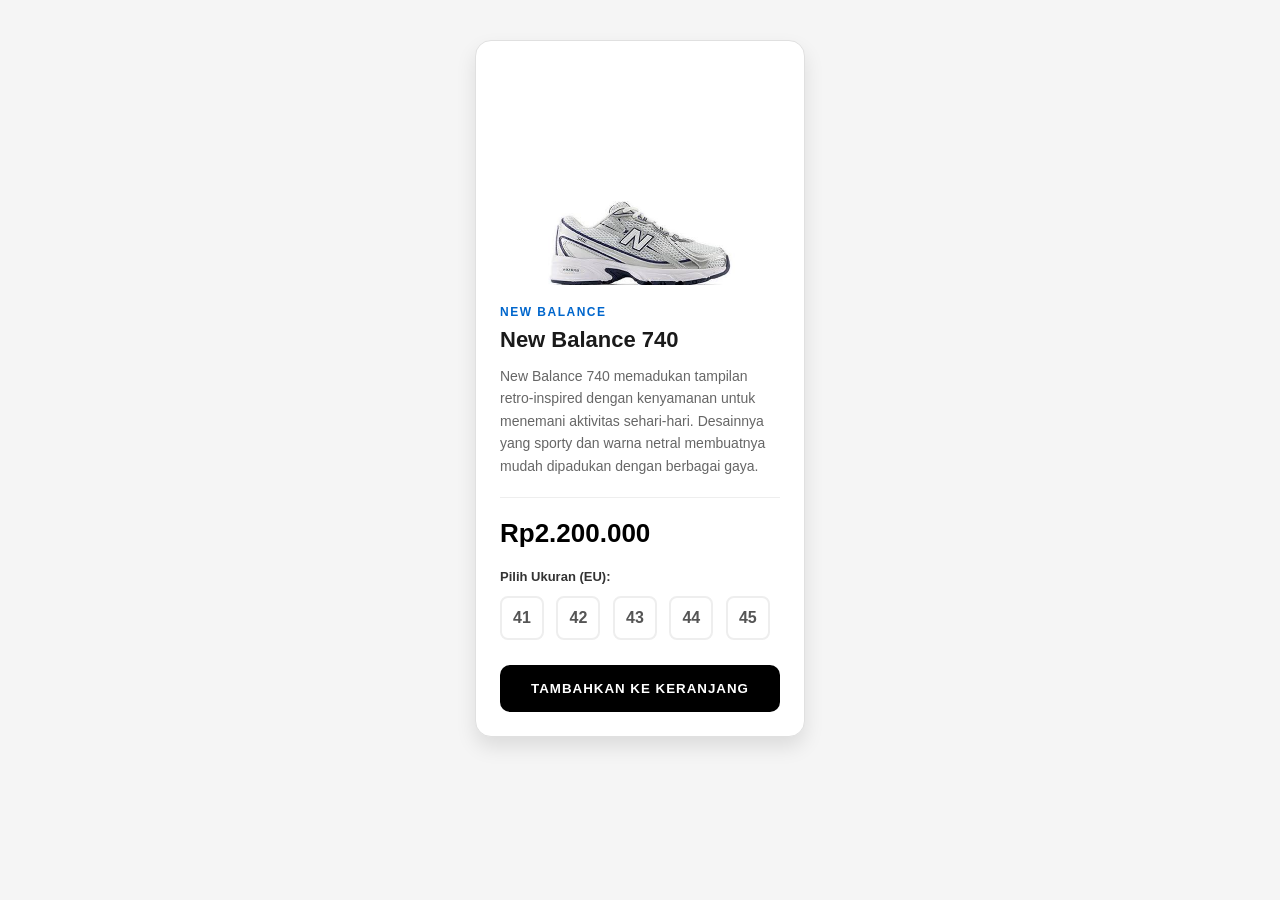
<file: 11-box-model/coba_sneakers.html>
<!DOCTYPE html>
<html lang="id">

<head>
  <meta charset="UTF-8">
  <meta name="viewport" content="width=device-width, initial-scale=1.0">
  <title>New Balance 740</title>
  <style>
    * {
      margin: 0;
      padding: 0;
      box-sizing: border-box;
    }

    body {
      background-color: #f5f5f5;
      font-family: Arial, Helvetica, sans-serif;
      padding: 40px;
    }

    .product-card {
      background-color: #fff;
      width: 330px;
      margin: 0 auto;
      border-radius: 16px;
      padding: 24px;
      border: 1px solid #e0e0e0;
      box-shadow: 0 10px 20px rgb(0 0 0 / 0.1);
    }

    .product-image {
      width: 100%;
      height: 220px;
      overflow: hidden;
      border-radius: 12px;
      margin-bottom: 20px;
    }

    .product-image img {
      width: 100%;
      height: 100%;
      object-fit: cover;
    }

    .product-category {
      font-size: 12px;
      color: #06c;
      text-transform: uppercase;
      letter-spacing: 1.5px;
      font-weight: bold;
      margin-bottom: 8px;
    }

    .product-title {
      font-size: 22px;
      font-weight: bold;
      color: #1a1a1a;
      margin-bottom: 12px;
    }

    .product-description {
      font-size: 14px;
      color: #666;
      line-height: 1.6;
      margin-bottom: 20px;
      padding-bottom: 20px;
      border-bottom: 1px solid #eee;
    }

    .price-section {
      margin-bottom: 20px;
    }

    .price-section .price {
      font-size: 26px;
      color: #000;
      font-weight: bold;
    }

    .price-section .original-price {
      font-size: 15px;
      color: #999;
      text-decoration: line-through;
      margin-left: 8px;
    }

    .size-options-wrapper {
      border: none;
    }

    .size-label-text {
      font-size: 13px;
      color: #333;
      font-weight: bold;
      margin-bottom: 12px;
    }

    .size-options {
      margin-bottom: 25px;
    }

    .size-options input[type="radio"] {
      display: none;
    }

    .size-options label {
      display: inline-block;
      width: 44px;
      height: 44px;
      border: 2px solid #eee;
      text-align: center;
      line-height: 40px;
      margin-right: 8px;
      font-weight: bold;
      color: #555;
      cursor: pointer;
      border-radius: 8px;
      transition: 0.3s ease;
    }

    .size-options input[type="radio"]:checked+label {
      background-color: #000;
      border-color: #000;
      color: #eaeaea;
    }

    .buy-button {
      width: 100%;
      padding: 16px;
      background-color: #000;
      color: white;
      border: none;
      border-radius: 10px;
      text-transform: uppercase;
      font-weight: bold;
      letter-spacing: 1px;
      cursor: pointer;
      transition: 0.3s ease;
    }

    .buy-button:hover {
      background-color: #333;
    }
  </style>
</head>

<body>
  <article class="product-card">
    <figure class="product-image">
      <img src="image.jpg" alt="Sepatu New Balance 740 berwarna putih dan abu-abu">
    </figure>

    <p class="product-category">New Balance</p>
    <h3 class="product-title">New Balance 740</h3>

    <p class="product-description">
      New Balance 740 memadukan tampilan retro-inspired dengan kenyamanan untuk
      menemani aktivitas sehari-hari. Desainnya yang sporty dan warna netral
      membuatnya mudah dipadukan dengan berbagai gaya.
    </p>

    <div class="price-section">
      <span class="price">Rp2.200.000</span>
    </div>

    <form action="">
      <fieldset class="size-options-wrapper">
        <legend class="size-label-text">Pilih Ukuran (EU):</legend>
        <div class="size-options">
          <input type="radio" name="size" id="s41" value="41">
          <label for="s41">41</label>

          <input type="radio" name="size" id="s42" value="42">
          <label for="s42">42</label>

          <input type="radio" name="size" id="s43" value="43">
          <label for="s43">43</label>

          <input type="radio" name="size" id="s44" value="44">
          <label for="s44">44</label>

          <input type="radio" name="size" id="s45" value="45">
          <label for="s45">45</label>
        </div>
      </fieldset>

      <button class="buy-button" type="submit">Tambahkan ke Keranjang</button>
    </form>
  </article>
</body>

</html>
</file>
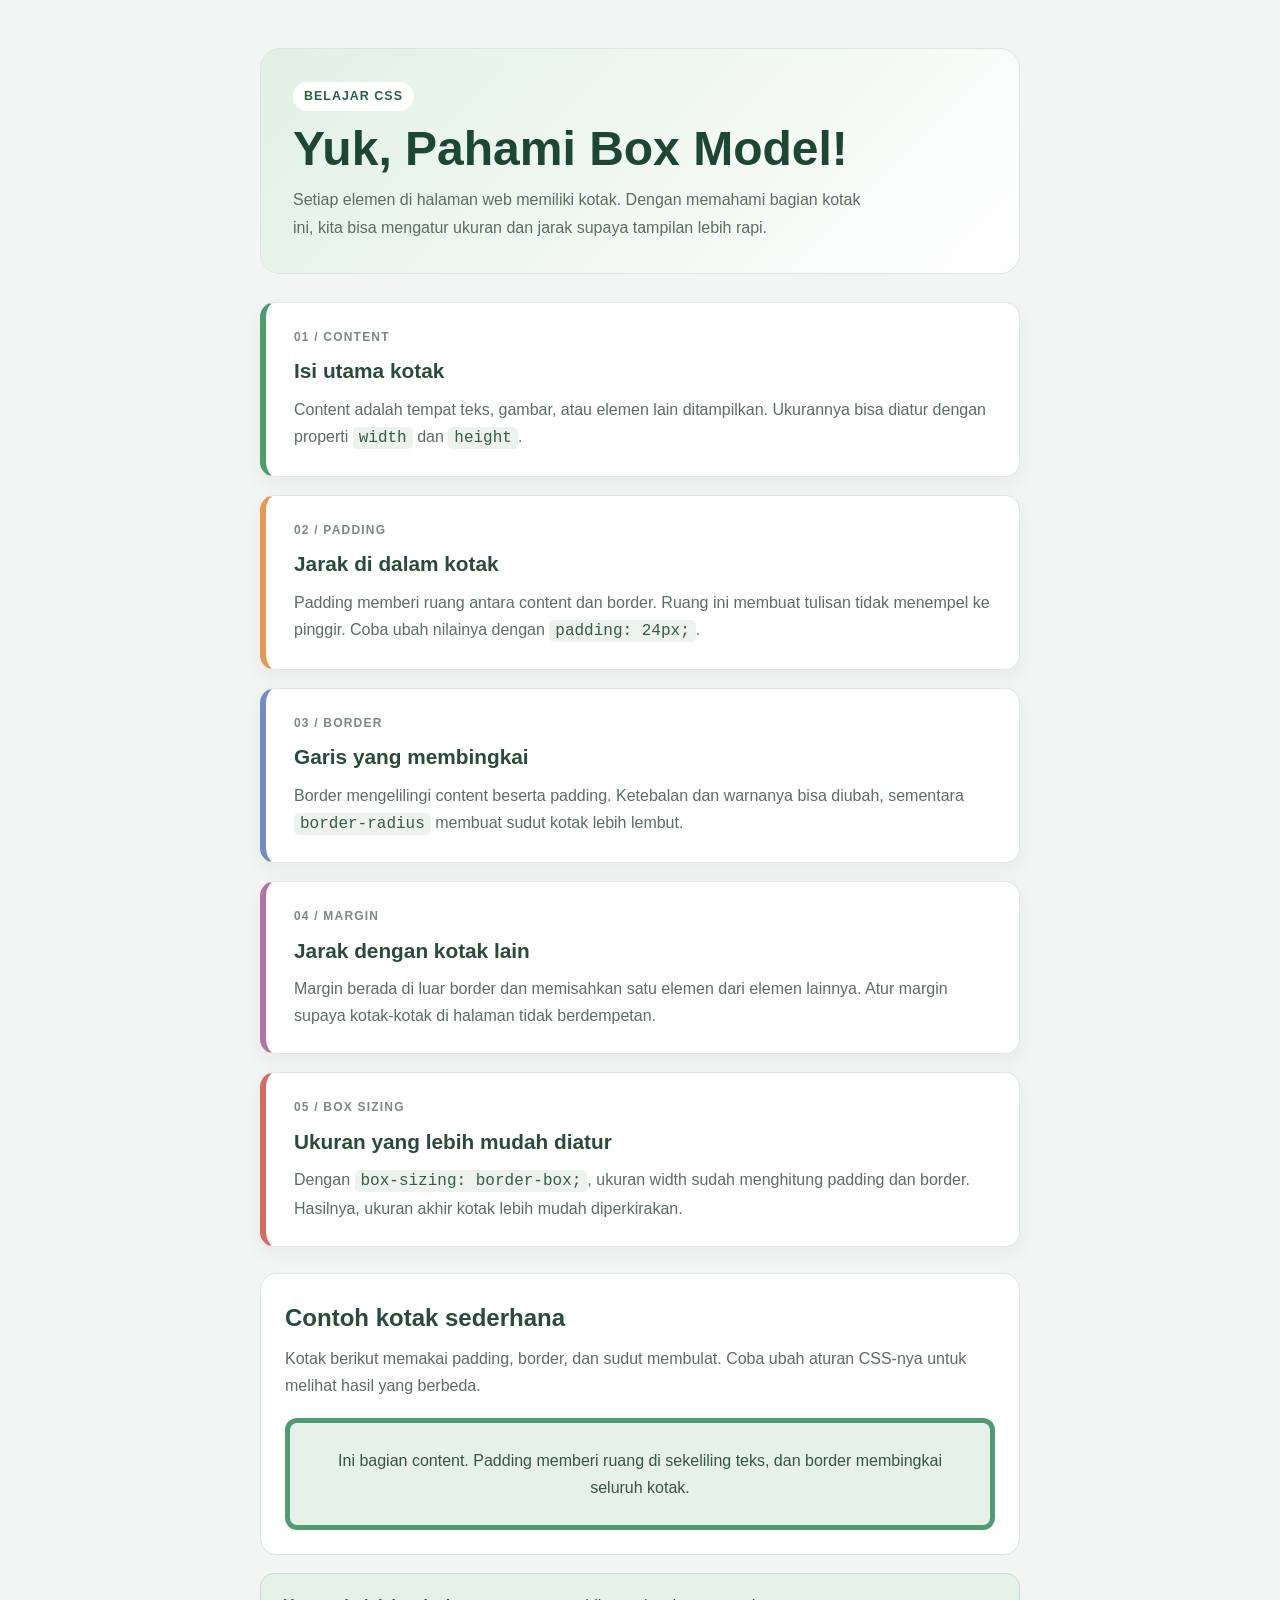
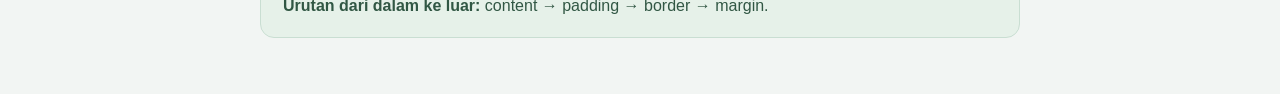
<file: 11-box-model/cobabox.html>
<!DOCTYPE html>
<html lang="id">

<head>
  <meta charset="UTF-8">
  <meta name="viewport" content="width=device-width, initial-scale=1.0">
  <title>Belajar CSS Box Model</title>
  <style>
    * {
      box-sizing: border-box;
    }

    body {
      margin: 0;
      background: #f2f5f3;
      color: #23332f;
      font-family: Arial, Helvetica, sans-serif;
      line-height: 1.7;
    }

    .halaman {
      width: min(100% - 36px, 760px);
      margin: 0 auto;
      padding: 48px 0 64px;
    }

    .pembuka {
      margin-bottom: 28px;
      padding: 32px;
      border: 1px solid #dce7df;
      border-radius: 20px;
      background: linear-gradient(135deg, #e1f0e6, #fff);
    }

    .label {
      display: inline-block;
      margin-bottom: 10px;
      padding: 4px 11px;
      border-radius: 99px;
      background: #fff;
      color: #286044;
      font-size: 0.78rem;
      font-weight: bold;
      letter-spacing: 0.08em;
      text-transform: uppercase;
    }

    h1,
    h2,
    p {
      margin-top: 0;
    }

    h1 {
      margin-bottom: 10px;
      color: #1d4637;
      font-size: clamp(2rem, 6vw, 3rem);
      line-height: 1.15;
    }

    .pembuka p:last-child {
      max-width: 580px;
      margin-bottom: 0;
      color: #5d6b65;
    }

    .daftar-kotak {
      display: grid;
      gap: 18px;
    }

    .kotak {
      padding: 24px 28px;
      border: 1px solid #e0e7e1;
      border-left: 6px solid #4f9b72;
      border-radius: 15px;
      background: #fff;
      box-shadow: 0 7px 20px rgb(34 57 45 / 5%);
    }

    .kotak:nth-child(2) {
      border-left-color: #e49a50;
    }

    .kotak:nth-child(3) {
      border-left-color: #718dc2;
    }

    .kotak:nth-child(4) {
      border-left-color: #b275a1;
    }

    .kotak:nth-child(5) {
      border-left-color: #d16d63;
    }

    .nomor {
      display: block;
      margin-bottom: 6px;
      color: #7a8981;
      font-size: 0.75rem;
      font-weight: bold;
      letter-spacing: 0.1em;
    }

    .kotak h2 {
      margin-bottom: 7px;
      color: #294b3c;
      font-size: 1.3rem;
    }

    .kotak p {
      margin-bottom: 0;
      color: #5d6b65;
    }

    code {
      padding: 2px 6px;
      border-radius: 5px;
      background: #edf2ee;
      color: #315d46;
      font-family: Consolas, monospace;
    }

    .contoh {
      margin-top: 26px;
      padding: 24px;
      border: 1px solid #dce7df;
      border-radius: 16px;
      background: #fff;
    }

    .contoh h2 {
      margin-bottom: 6px;
      color: #294b3c;
    }

    .contoh p {
      color: #5d6b65;
    }

    .kotak-demo {
      margin: 18px auto 0;
      padding: 24px;
      border: 5px solid #4f9b72;
      border-radius: 12px;
      background: #e6f1e9;
      color: #315744;
      text-align: center;
    }

    .ringkasan {
      margin-top: 18px;
      padding: 18px 22px;
      border: 1px solid #c9ded2;
      border-radius: 14px;
      background: #e6f1e9;
      color: #315744;
    }

    @media (max-width: 560px) {
      .halaman {
        width: min(100% - 28px, 480px);
        padding: 30px 0 44px;
      }

      .pembuka,
      .kotak,
      .contoh {
        padding: 21px;
      }
    }
  </style>
</head>

<body>
  <main class="halaman">
    <header class="pembuka">
      <span class="label">Belajar CSS</span>
      <h1>Yuk, Pahami Box Model!</h1>
      <p>
        Setiap elemen di halaman web memiliki kotak. Dengan memahami bagian
        kotak ini, kita bisa mengatur ukuran dan jarak supaya tampilan lebih rapi.
      </p>
    </header>

    <section class="daftar-kotak" aria-label="Materi CSS box model">
      <article class="kotak">
        <span class="nomor">01 / CONTENT</span>
        <h2>Isi utama kotak</h2>
        <p>
          Content adalah tempat teks, gambar, atau elemen lain ditampilkan.
          Ukurannya bisa diatur dengan properti <code>width</code> dan
          <code>height</code>.
        </p>
      </article>

      <article class="kotak">
        <span class="nomor">02 / PADDING</span>
        <h2>Jarak di dalam kotak</h2>
        <p>
          Padding memberi ruang antara content dan border. Ruang ini membuat
          tulisan tidak menempel ke pinggir. Coba ubah nilainya dengan
          <code>padding: 24px;</code>.
        </p>
      </article>

      <article class="kotak">
        <span class="nomor">03 / BORDER</span>
        <h2>Garis yang membingkai</h2>
        <p>
          Border mengelilingi content beserta padding. Ketebalan dan warnanya
          bisa diubah, sementara <code>border-radius</code> membuat sudut kotak
          lebih lembut.
        </p>
      </article>

      <article class="kotak">
        <span class="nomor">04 / MARGIN</span>
        <h2>Jarak dengan kotak lain</h2>
        <p>
          Margin berada di luar border dan memisahkan satu elemen dari elemen
          lainnya. Atur margin supaya kotak-kotak di halaman tidak berdempetan.
        </p>
      </article>

      <article class="kotak">
        <span class="nomor">05 / BOX SIZING</span>
        <h2>Ukuran yang lebih mudah diatur</h2>
        <p>
          Dengan <code>box-sizing: border-box;</code>, ukuran width sudah
          menghitung padding dan border. Hasilnya, ukuran akhir kotak lebih
          mudah diperkirakan.
        </p>
      </article>
    </section>

    <section class="contoh">
      <h2>Contoh kotak sederhana</h2>
      <p>
        Kotak berikut memakai padding, border, dan sudut membulat. Coba ubah
        aturan CSS-nya untuk melihat hasil yang berbeda.
      </p>
      <div class="kotak-demo">
        Ini bagian content. Padding memberi ruang di sekeliling teks, dan
        border membingkai seluruh kotak.
      </div>
    </section>

    <aside class="ringkasan">
      <strong>Urutan dari dalam ke luar:</strong>
      content → padding → border → margin.
    </aside>
  </main>
</body>

</html>
</file>
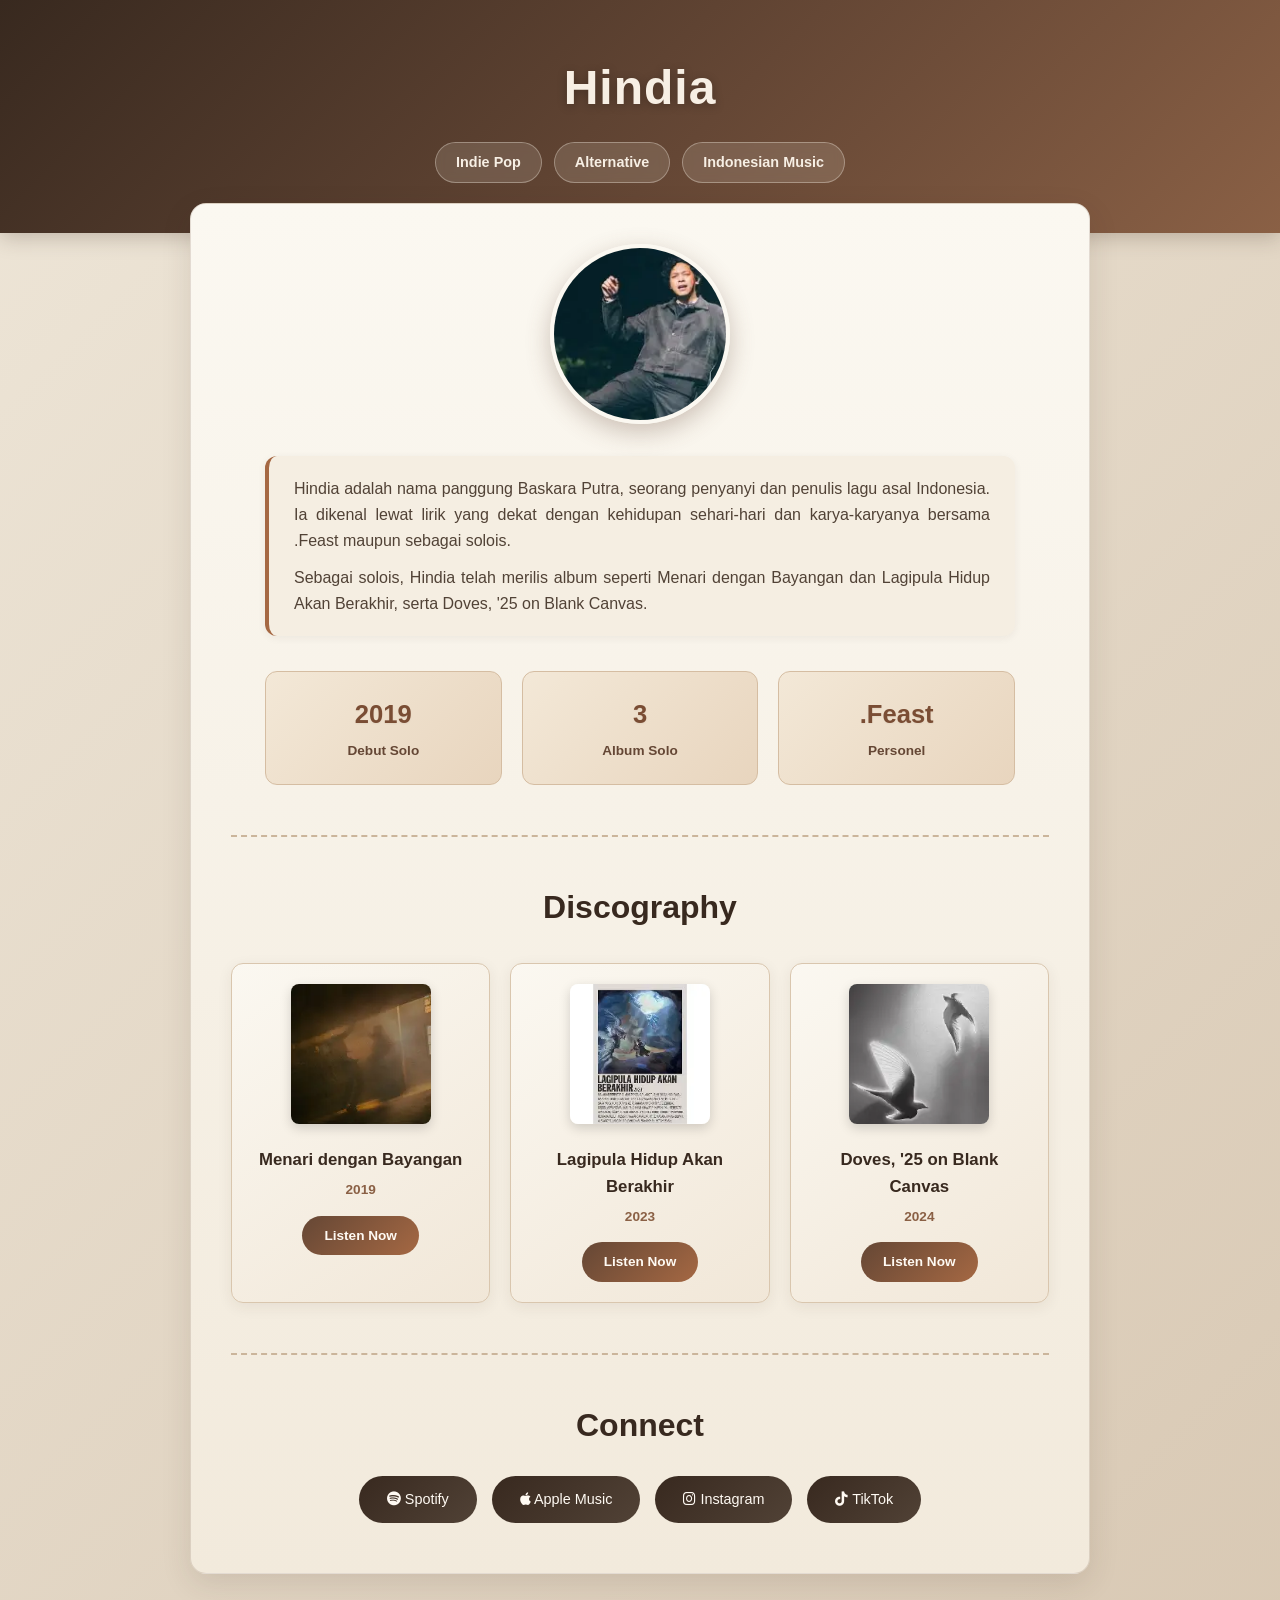
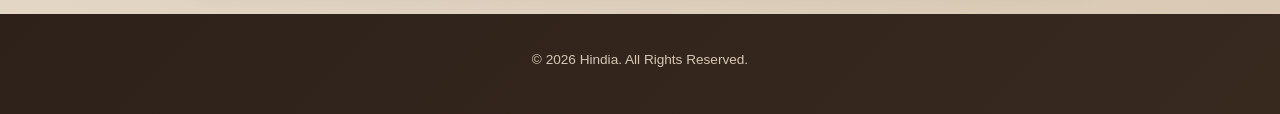
<file: 12-studi-kasus/coba.html>
<!DOCTYPE html>
<html lang="id">
<head>
    <meta charset="UTF-8">
    <meta name="viewport" content="width=device-width, initial-scale=1.0">
    <title>Hindia - Official Profile</title>
    <!-- Menghubungkan file CSS -->
    <link rel="stylesheet" href="coba.css">
    <!-- FontAwesome untuk ikon sosial media -->
    <link rel="stylesheet" href="https://cdnjs.cloudflare.com/ajax/libs/font-awesome/6.4.0/css/all.min.css">
</head>
<body>

    <!-- Header / Nama Artist & Genre -->
    <header class="artist-header">
        <h1>Hindia</h1>
        <div class="genre-tags">
            <span>Indie Pop</span>
            <span>Alternative</span>
            <span>Indonesian Music</span>
        </div>
    </header>

    <!-- Konten Utama -->
    <main class="main-container">
        
        <!-- Bagian Profil & Bio -->
        <section class="profile-section">
            <div class="profile-img-container">
                <!-- Ganti src dengan foto profil pilihanmu -->
                <img src="profile.webp" alt="Hindia Profile">
            </div>
            
            <div class="bio-content">
                <p>
                    Hindia adalah nama panggung Baskara Putra, seorang penyanyi dan penulis lagu asal Indonesia. Ia dikenal lewat lirik yang dekat dengan kehidupan sehari-hari dan karya-karyanya bersama .Feast maupun sebagai solois.
                </p>
                <p>
                    Sebagai solois, Hindia telah merilis album seperti Menari dengan Bayangan dan Lagipula Hidup Akan Berakhir, serta Doves, '25 on Blank Canvas.
                </p>
            </div>

            <!-- Statistik -->
            <div class="stats-grid">
                <div class="stat-box">
                    <h3>2019</h3>
                    <p>Debut Solo</p>
                </div>
                <div class="stat-box">
                    <h3>3</h3>
                    <p>Album Solo</p>
                </div>
                <div class="stat-box">
                    <h3>.Feast</h3>
                    <p>Personel</p>
                </div>
            </div>
        </section>

        <!-- Bagian Discography (Album) -->
        <section class="discography-section">
            <h2>Discography</h2>
            <div class="albums-grid">
                
                <!-- Album 1 -->
                <div class="album-card">
                    <img src="menari.webp" alt="Menari dengan Bayangan">
                    <h3>Menari dengan Bayangan</h3>
                    <p class="year">2019</p>
                    <a href="#" class="btn-listen">Listen Now</a>
                </div>

                <!-- Album 2 -->
                <div class="album-card">
                    <img src="op.webp" alt="Lagipula Hidup Akan Berakhir">
                    <h3>Lagipula Hidup Akan Berakhir</h3>
                    <p class="year">2023</p>
                    <a href="#" class="btn-listen">Listen Now</a>
                </div>

                <!-- Album 3 -->
                <div class="album-card">
                    <img src="OIP.webp" alt="Doves, '25 on Blank Canvas">
                    <h3>Doves, '25 on Blank Canvas</h3>
                    <p class="year">2024</p>
                    <a href="#" class="btn-listen">Listen Now</a>
                </div>

            </div>
        </section>

        <!-- Bagian Connect / Sosial Media -->
        <section class="connect-section">
            <h2>Connect</h2>
            <div class="social-buttons">
                <a href="#" class="social-btn"><i class="fab fa-spotify"></i> Spotify</a>
                <a href="#" class="social-btn"><i class="fab fa-apple"></i> Apple Music</a>
                <a href="#" class="social-btn"><i class="fab fa-instagram"></i> Instagram</a>
                <a href="#" class="social-btn"><i class="fab fa-tiktok"></i> TikTok</a>
            </div>
        </section>

    </main>

    <!-- Footer -->
    <footer>
        <p>&copy; 2026 Hindia. All Rights Reserved.</p>
    </footer>

</body>
</html>
</file>
<file: 12-studi-kasus/coba.css>
/* Pengaturan Umum */
* {
    margin: 0;
    padding: 0;
    box-sizing: border-box;
    font-family: 'Segoe UI', Tahoma, Geneva, Verdana, sans-serif;
}

body {
    background: linear-gradient(135deg, #eee6d8 0%, #d8c8b3 100%);
    color: #38291f;
    line-height: 1.6;
    min-height: 100vh;
}

/* Header Artist bernuansa earthy */
.artist-header {
    background: linear-gradient(135deg, #38291f 0%, #654735 55%, #8a6045 100%);
    color: #f7efe4;
    padding: 50px 20px;
    text-align: center;
    box-shadow: 0 4px 20px rgba(56, 41, 31, 0.25);
}

.artist-header h1 {
    font-size: 3rem;
    margin-bottom: 15px;
    letter-spacing: 1px;
    text-shadow: 0 2px 10px rgba(0, 0, 0, 0.25);
}

.genre-tags {
    display: flex;
    justify-content: center;
    gap: 12px;
    flex-wrap: wrap;
}

.genre-tags span {
    background: rgba(247, 239, 228, 0.14);
    backdrop-filter: blur(5px);
    color: #f7efe4;
    padding: 8px 20px;
    border-radius: 25px;
    font-size: 0.9rem;
    font-weight: 600;
    border: 1px solid rgba(247, 239, 228, 0.35);
}

/* Kontainer Utama */
.main-container {
    max-width: 900px;
    margin: -30px auto 40px auto;
    background: linear-gradient(180deg, #fbf8f1 0%, #f2eadc 100%);
    border-radius: 16px;
    box-shadow: 0 10px 30px rgba(56, 41, 31, 0.12);
    padding: 40px;
    position: relative;
    border: 1px solid rgba(101, 71, 53, 0.16);
}

/* Bagian Profil */
.profile-section {
    text-align: center;
    margin-bottom: 50px;
}

.profile-img-container img {
    width: 180px;
    height: 180px;
    border-radius: 50%;
    object-fit: cover;
    border: 4px solid #fbf8f1;
    box-shadow: 0 8px 25px rgba(101, 71, 53, 0.3);
    margin-bottom: 25px;
}

.bio-content {
    max-width: 750px;
    margin: 0 auto 35px auto;
    color: #514236;
    text-align: justify;
    font-size: 1rem;
    background: #f5eee2;
    padding: 20px 25px;
    border-radius: 12px;
    border-left: 4px solid #a56843;
    box-shadow: 0 2px 8px rgba(56, 41, 31, 0.06);
}

.bio-content p {
    margin-bottom: 12px;
}

.bio-content p:last-child {
    margin-bottom: 0;
}

/* Kotak Statistik */
.stats-grid {
    display: grid;
    grid-template-columns: repeat(3, 1fr);
    gap: 20px;
    max-width: 750px;
    margin: 0 auto;
}

.stat-box {
    background: linear-gradient(135deg, #f3e8d7 0%, #e8d5be 100%);
    padding: 22px;
    border-radius: 12px;
    border: 1px solid #d5bda2;
    transition: transform 0.2s, box-shadow 0.2s;
}

.stat-box:hover {
    transform: translateY(-5px);
    box-shadow: 0 8px 20px rgba(101, 71, 53, 0.18);
}

.stat-box h3 {
    font-size: 1.6rem;
    color: #7a4d34;
    margin-bottom: 5px;
    text-shadow: 0 1px 2px rgba(0, 0, 0, 0.05);
}

.stat-box p {
    font-size: 0.85rem;
    color: #654735;
    font-weight: 600;
}

/* Bagian Discography */
.discography-section {
    text-align: center;
    margin-bottom: 50px;
    border-top: 2px dashed #cbb59b;
    padding-top: 45px;
}

.discography-section h2,
.connect-section h2 {
    font-size: 2rem;
    margin-bottom: 30px;
    color: #38291f;
}

.albums-grid {
    display: grid;
    grid-template-columns: repeat(3, 1fr);
    gap: 20px;
}

.album-card {
    background: linear-gradient(145deg, #fbf8f1 0%, #f1e7d8 100%);
    border: 1px solid #d9c6ae;
    border-radius: 12px;
    padding: 20px;
    text-align: center;
    box-shadow: 0 4px 15px rgba(56, 41, 31, 0.07);
    transition: transform 0.2s, box-shadow 0.2s, border-color 0.2s;
}

.album-card:hover {
    transform: translateY(-6px);
    box-shadow: 0 12px 25px rgba(56, 41, 31, 0.16);
    border-color: #a56843;
}

.album-card img {
    width: 140px;
    height: 140px;
    object-fit: cover;
    border-radius: 8px;
    margin-bottom: 15px;
    box-shadow: 0 4px 12px rgba(0, 0, 0, 0.16);
}

.album-card h3 {
    font-size: 1.05rem;
    margin-bottom: 5px;
    color: #38291f;
}

.album-card .year {
    font-size: 0.85rem;
    color: #8a6045;
    margin-bottom: 15px;
    font-weight: 600;
}

.btn-listen {
    display: inline-block;
    background: linear-gradient(135deg, #654735 0%, #a56843 100%);
    color: #fffaf3;
    text-decoration: none;
    padding: 9px 22px;
    border-radius: 25px;
    font-size: 0.85rem;
    font-weight: 600;
    transition: opacity 0.2s, box-shadow 0.2s;
}

.btn-listen:hover {
    opacity: 0.9;
    box-shadow: 0 4px 12px rgba(101, 71, 53, 0.3);
}

/* Bagian Connect / Sosial Media */
.connect-section {
    text-align: center;
    border-top: 2px dashed #cbb59b;
    padding-top: 45px;
    margin-bottom: 10px;
}

.connect-section h2 {
    margin-bottom: 25px;
}

.social-buttons {
    display: flex;
    justify-content: center;
    gap: 15px;
    flex-wrap: wrap;
}

.social-btn {
    background: linear-gradient(135deg, #38291f 0%, #514236 100%);
    color: #fffaf3;
    padding: 12px 28px;
    border-radius: 30px;
    text-decoration: none;
    font-size: 0.9rem;
    transition: transform 0.2s, box-shadow 0.2s, background 0.2s;
}

.social-btn:hover {
    transform: translateY(-3px);
    background: linear-gradient(135deg, #654735 0%, #a56843 100%);
    box-shadow: 0 6px 15px rgba(56, 41, 31, 0.24);
}

/* Footer */
footer {
    background: linear-gradient(135deg, #2d2119 0%, #38291f 100%);
    color: #d7c7b4;
    text-align: center;
    padding: 35px 20px;
    font-size: 0.85rem;
}

footer p {
    margin-bottom: 8px;
}

footer a {
    color: #d39a6a;
    text-decoration: none;
    font-weight: 600;
}

footer a:hover {
    text-decoration: underline;
}

/* Responsif untuk layar kecil / HP */
@media (max-width: 768px) {
    .stats-grid,
    .albums-grid {
        grid-template-columns: 1fr;
    }

    .main-container {
        margin: 15px;
        padding: 20px;
    }

    .artist-header h1 {
        font-size: 2.2rem;
    }
}
</file>
